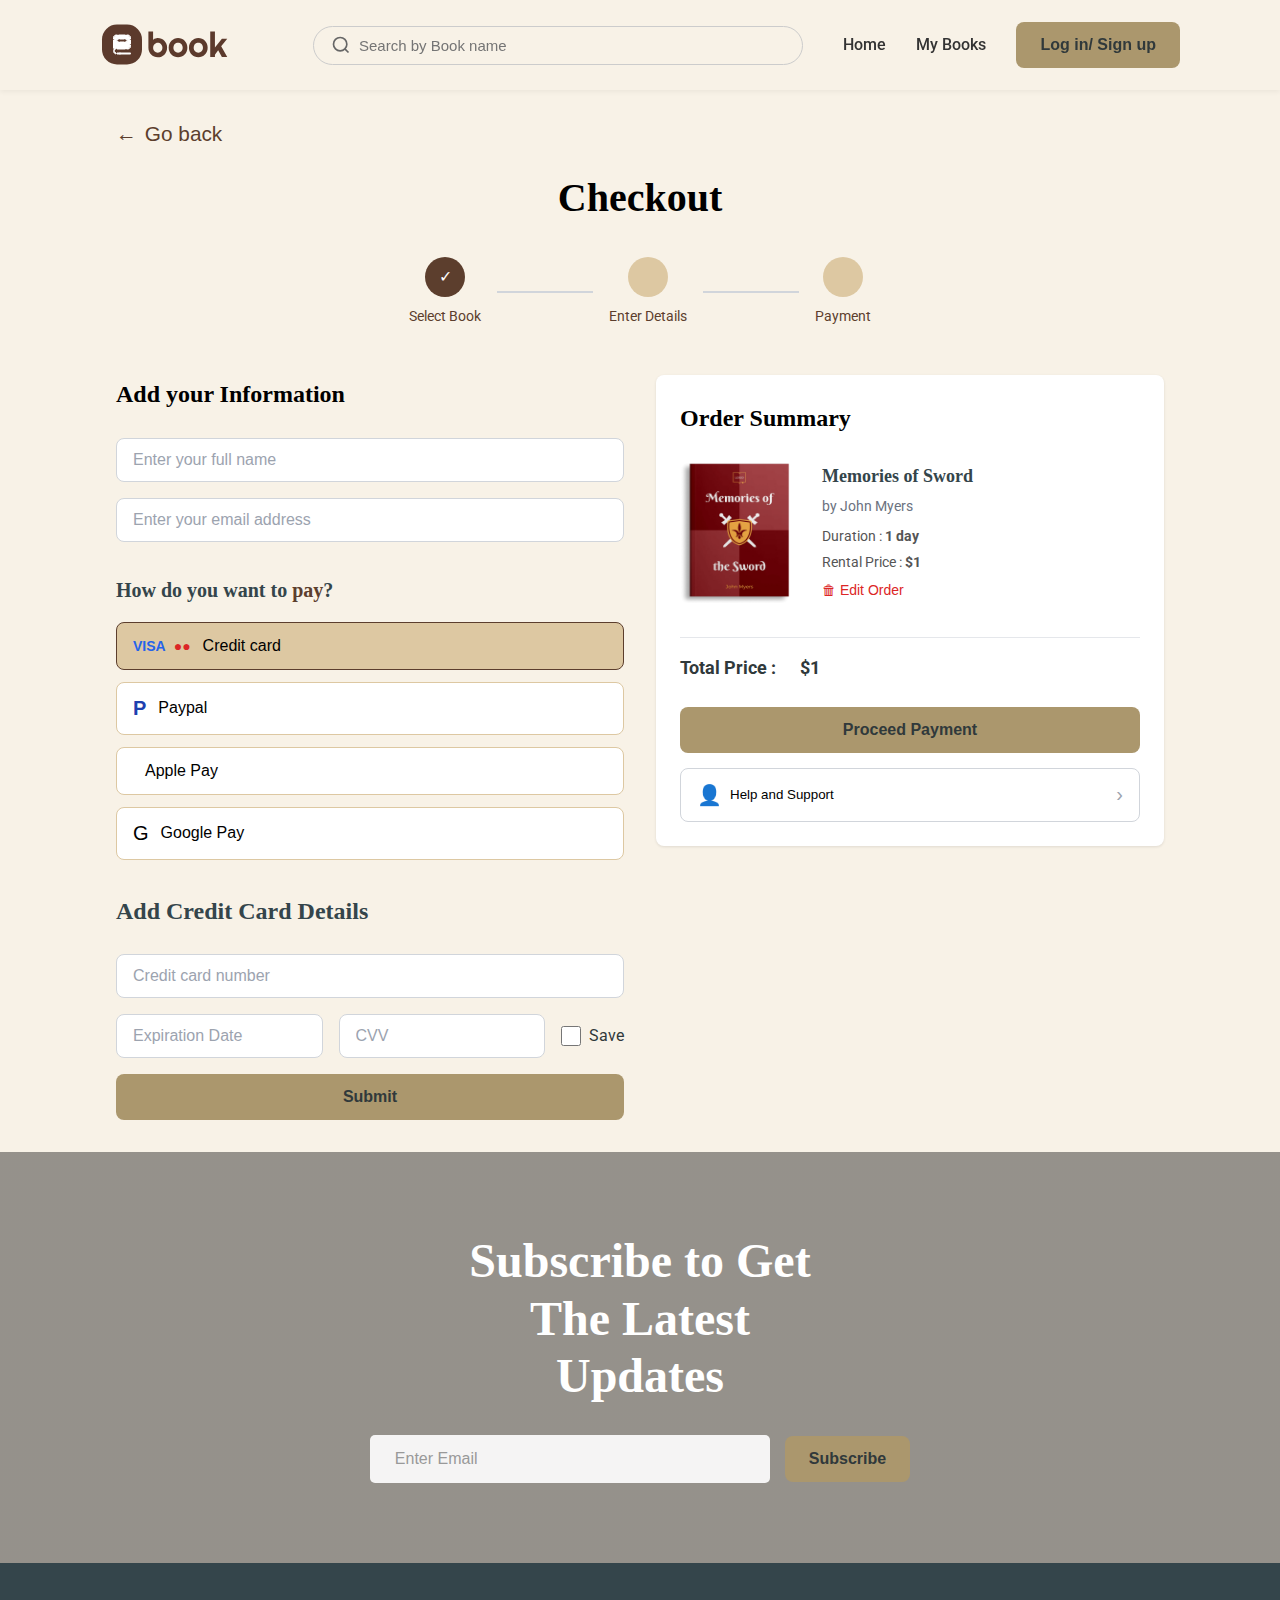
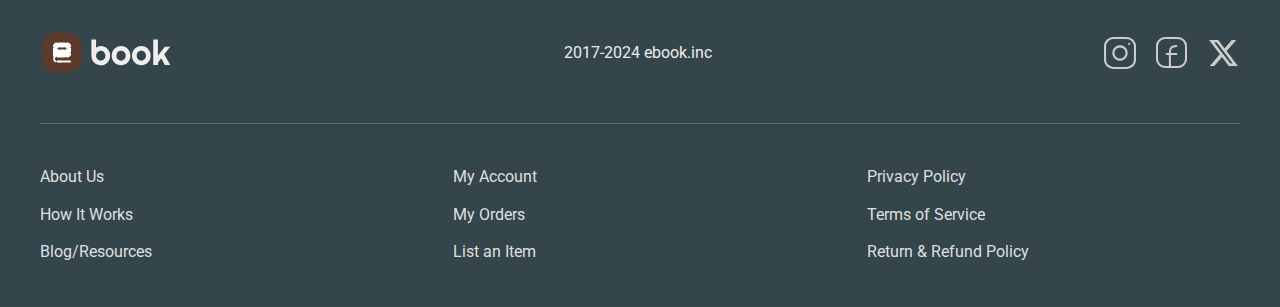
<file: pages/checkout/index.html>
<!DOCTYPE html>
<html lang="en">
<head>
    <meta charset="UTF-8">
    <meta name="viewport" content="width=device-width, initial-scale=1.0">
    <title>Checkout - Book Rental</title>
    <link href="https://fonts.googleapis.com/css2?family=Roboto:wght@300;400;500;600;700&family=Righteous&display=swap" rel="stylesheet">
    <link rel="stylesheet" href="../../assests/styles/styles.css">
</head>
<body>
    <div class="overlay"></div>
    <!-- Header -->
    <div class="header-container">
        <header class="header">
            <div class="logo" onclick="window.location.href='../../index.html'">
              <img src="../../assests/images/logo.svg" alt="Logo">
            </div>
        <div class="search-container">
            <svg class="search-icon" width="20" height="20" viewBox="0 0 24 24" fill="none" stroke="currentColor" stroke-width="2">
                <circle cx="11" cy="11" r="8"></circle>
                <path d="m21 21-4.35-4.35"></path>
            </svg>
            <input type="text" class="search-input" placeholder="Search by Book name">
        </div>

        <div class="hamburger">
            <span></span>
            <span></span>
            <span></span>
        </div>

        <nav class="nav-menu">
            <a href="../../index.html">Home</a>
            <a href="../../pages/mybooks/index.html">My Books</a>
            <button class="login-btn" onclick="window.location.href='../../pages/login/index.html'">Log in/ Sign up</button>
        </nav>
        </header>
    </div>

    <div class="container">
        <!-- Back Button -->
        <button class="back-btn" onclick="window.location.href='../product/index.html'">
            <span>←</span>
            <span>Go back</span>
        </button>

        <!-- Page Title -->
        <h1 class="page-title">Checkout</h1>

        <!-- Progress Indicator -->
        <div class="progress-wrapper">
            <div class="progress-container">
                <div class="progress-step">
                    <div class="progress-circle active">✓</div>
                    <span class="progress-label">Select Book</span>
                </div>
                <div class="progress-line"></div>
                <div class="progress-step">
                    <div class="progress-circle"></div>
                    <span class="progress-label">Enter Details</span>
                </div>
                <div class="progress-line"></div>
                <div class="progress-step">
                    <div class="progress-circle"></div>
                    <span class="progress-label">Payment</span>
                </div>
            </div>
        </div>

        <div class="main-content">
            <!-- Left Column - Form -->
            <div class="form-section">
                <h2 class="section-title">Add your Information</h2>
                
                <div class="form-group">
                    <input type="text" id="fullName" class="form-input" placeholder="Enter your full name">
                    <input type="email" id="email" class="form-input" placeholder="Enter your email address">
                </div>

                <div class="payment-section">
                    <h3 class="payment-title">How do you want to <span class="text-blue">pay</span>?</h3>

                    <div class="payment-methods">
                        <button class="payment-btn active" data-payment="credit">
                            <div class="payment-icons">
                                <span class="visa-icon">VISA</span>
                                <span class="mastercard-icon">●●</span>
                            </div>
                            <span>Credit card</span>
                        </button>

                        <button class="payment-btn" data-payment="paypal">
                            <span class="paypal-icon">P</span>
                            <span>Paypal</span>
                        </button>

                        <button class="payment-btn" data-payment="apple">
                            <span class="apple-icon"></span>
                            <span>Apple Pay</span>
                        </button>

                        <button class="payment-btn" data-payment="google">
                            <span class="google-icon">G</span>
                            <span>Google Pay</span>
                        </button>
                    </div>
                </div>

                <div id="creditCardSection" class="credit-card-section">
                    <h3 class="section-title">Add Credit Card Details</h3>
                    
                    <div class="card-details">
                        <input type="text" id="cardNumber" class="form-input" placeholder="Credit card number" maxlength="19">
                        
                        <div class="card-row">
                            <input type="text" id="expirationDate" class="form-input" placeholder="Expiration Date">
                            <input type="text" id="cvv" class="form-input" placeholder="CVV" maxlength="3">
                            <label class="save-checkbox">
                                <input type="checkbox" id="saveCard">
                                <span>Save</span>
                            </label>
                        </div>

                        <button class="login-btn" id="submitBtn">Submit</button>
                    </div>
                </div>
            </div>

            <!-- Right Column - Order Summary -->
            <div class="summary-section">
                <div class="summary-card">
                    <h2 class="section-title">Order Summary</h2>
                    
                    <div class="book-details">
                        <img src="../../assests/images/Memoriesofswaord.png" alt="Memories of Sword" class="checkout-cover">
                        <div class="book-info">
                            <h3 class="book-title">Memories of Sword</h3>
                            <p class="book-author">by John Myers</p>
                            <p class="book-duration">Duration : <strong>1 day</strong></p>
                            <p class="book-price">Rental Price : <strong>$1</strong></p>
                            <button class="edit-order-btn">🗑 Edit Order</button>
                        </div>
                    </div>

                    <div class="total-section">
                        <div class="total-row">
                            <span>Total Price :</span>
                            <span>$1</span>
                        </div>
                    </div>

                    <button class="login-btn" id="proceedBtn" onclick="window.location.href='../../pages/payment/index.html'">Proceed Payment</button>

                    <button class="support-btn">
                        <div class="support-content">
                            <span class="support-icon">👤</span>
                            <span>Help and Support</span>
                        </div>
                        <span class="chevron">›</span>
                    </button>
                </div>
            </div>
        </div>
    </div>

    <!-- Newsletter -->
    <section class="newsletter-section">
        <div class="newsletter-content">
            <h2>Subscribe to Get<br>The Latest<br>Updates</h2>
            <form class="newsletter-form">
                <input type="email" placeholder="Enter Email" required>
                <button class="login-btn" type="submit">Subscribe</button>
            </form>
        </div>
    </section>

    <!-- Footer Section -->
    <footer class="footer">
        <div class="footer-container">
            <div class="footer-top">
                <div class="logo"><img src="../../assests/images/Logo-white.svg" alt="Logo" onclick="window.location.href='../../index.html'"></div>
                <div class="footer-center">
                    2017-2024 ebook.inc
                </div>
                <div class="social-icons">
                    <svg xmlns="http://www.w3.org/2000/svg" width="31" height="31" viewBox="0 0 31 31" fill="none"><path d="M15.4999 21.9446C19.059 21.9446 21.9443 19.0592 21.9443 15.5001C21.9443 11.9409 19.059 9.05566 15.4999 9.05566C11.9407 9.05566 9.05542 11.9409 9.05542 15.5001C9.05542 19.0592 11.9407 21.9446 15.4999 21.9446Z" stroke="white" stroke-width="2" stroke-linecap="round" stroke-linejoin="round"/><path d="M15.4999 21.9446C19.059 21.9446 21.9443 19.0592 21.9443 15.5001C21.9443 11.9409 19.059 9.05566 15.4999 9.05566C11.9407 9.05566 9.05542 11.9409 9.05542 15.5001C9.05542 19.0592 11.9407 21.9446 15.4999 21.9446Z" stroke="black" stroke-opacity="0.2" stroke-width="2" stroke-linecap="round" stroke-linejoin="round"/><path d="M1 21.9444V9.05556C1 4.6066 4.6066 1 9.05556 1H21.9444C26.3934 1 30 4.6066 30 9.05556V21.9444C30 26.3934 26.3934 30 21.9444 30H9.05556C4.6066 30 1 26.3934 1 21.9444Z" stroke="white" stroke-width="2"/><path d="M1 21.9444V9.05556C1 4.6066 4.6066 1 9.05556 1H21.9444C26.3934 1 30 4.6066 30 9.05556V21.9444C30 26.3934 26.3934 30 21.9444 30H9.05556C4.6066 30 1 26.3934 1 21.9444Z" stroke="black" stroke-opacity="0.2" stroke-width="2"/><path d="M24.3611 6.65511L24.3772 6.63721" stroke="white" stroke-width="2" stroke-linecap="round" stroke-linejoin="round"/><path d="M24.3611 6.65511L24.3772 6.63721" stroke="black" stroke-opacity="0.2" stroke-width="2" stroke-linecap="round" stroke-linejoin="round"/></svg>
                    <svg xmlns="http://www.w3.org/2000/svg" width="32" height="32" viewBox="0 0 32 32" fill="none"><path d="M30 9.05556V21.9444C30 26.3934 26.3934 30 21.9444 30H9.05556C4.6066 30 1 26.3934 1 21.9444V9.05556C1 4.6066 4.6066 1 9.05556 1H21.9444C26.3934 1 30 4.6066 30 9.05556Z" stroke="white" stroke-width="2" stroke-linecap="round" stroke-linejoin="round"/>
                      <path d="M30 9.05556V21.9444C30 26.3934 26.3934 30 21.9444 30H9.05556C4.6066 30 1 26.3934 1 21.9444V9.05556C1 4.6066 4.6066 1 9.05556 1H21.9444C26.3934 1 30 4.6066 30 9.05556Z" stroke="black" stroke-opacity="0.2" stroke-width="2" stroke-linecap="round" stroke-linejoin="round"/>
                      <path d="M13.8892 29.9999C13.8892 25.1665 13.8892 20.3332 13.8892 15.4999C13.8892 11.9756 14.6947 9.05542 20.3336 9.05542" stroke="white" stroke-width="2" stroke-linecap="round" stroke-linejoin="round"/>
                      <path d="M13.8892 29.9999C13.8892 25.1665 13.8892 20.3332 13.8892 15.4999C13.8892 11.9756 14.6947 9.05542 20.3336 9.05542" stroke="black" stroke-opacity="0.2" stroke-width="2" stroke-linecap="round" stroke-linejoin="round"/>
                      <path d="M10.6667 17.1113H13.889H20.3334" stroke="white" stroke-width="2" stroke-linecap="round" stroke-linejoin="round"/>
                      <path d="M10.6667 17.1113H13.889H20.3334" stroke="black" stroke-opacity="0.2" stroke-width="2" stroke-linecap="round" stroke-linejoin="round"/>
                    </svg>
                    <svg xmlns="http://www.w3.org/2000/svg" width="32" height="32" viewBox="0 0 32 32" fill="none"><g clip-path="url(#clip0_737_1142)">
                       <path d="M23.8391 3H28.2858L18.571 14.1038L30 29.2132H21.0509L14.0421 20.0492L6.02227 29.2132H1.57258L11.9636 17.3366L1 3H10.1757L16.5113 11.376L23.8391 3ZM22.2784 26.5515H24.7425L8.83697 5.52204H6.19298L22.2784 26.5515Z" fill="white"/>
                       <path d="M23.8391 3H28.2858L18.571 14.1038L30 29.2132H21.0509L14.0421 20.0492L6.02227 29.2132H1.57258L11.9636 17.3366L1 3H10.1757L16.5113 11.376L23.8391 3ZM22.2784 26.5515H24.7425L8.83697 5.52204H6.19298L22.2784 26.5515Z" fill="black" fill-opacity="0.2"/></g><defs>
                       <clipPath id="clip0_737_1142">
                       <rect width="29" height="26.2132" fill="white" transform="translate(1 3)"/></clipPath></defs>
                    </svg>
                </div>
            </div>

            <div class="footer-links">
                <div class="footer-column">
                    <ul>
                        <li><a href="#">About Us</a></li>
                        <li><a href="#">How It Works</a></li>
                        <li><a href="#">Blog/Resources</a></li>
                    </ul>
                </div>
                <div class="footer-column">
                    <ul>
                        <li><a href="#">My Account</a></li>
                        <li><a href="#">My Orders</a></li>
                        <li><a href="#">List an Item</a></li>
                    </ul>
                </div>
                <div class="footer-column">
                    <ul>
                        <li><a href="#">Privacy Policy</a></li>
                        <li><a href="#">Terms of Service</a></li>
                        <li><a href="#">Return & Refund Policy</a></li>
                    </ul>
                </div>
            </div>
        </div>
    </footer>
    <script src="../../assests/script/script.js"></script>
</body>
</html>
</file>
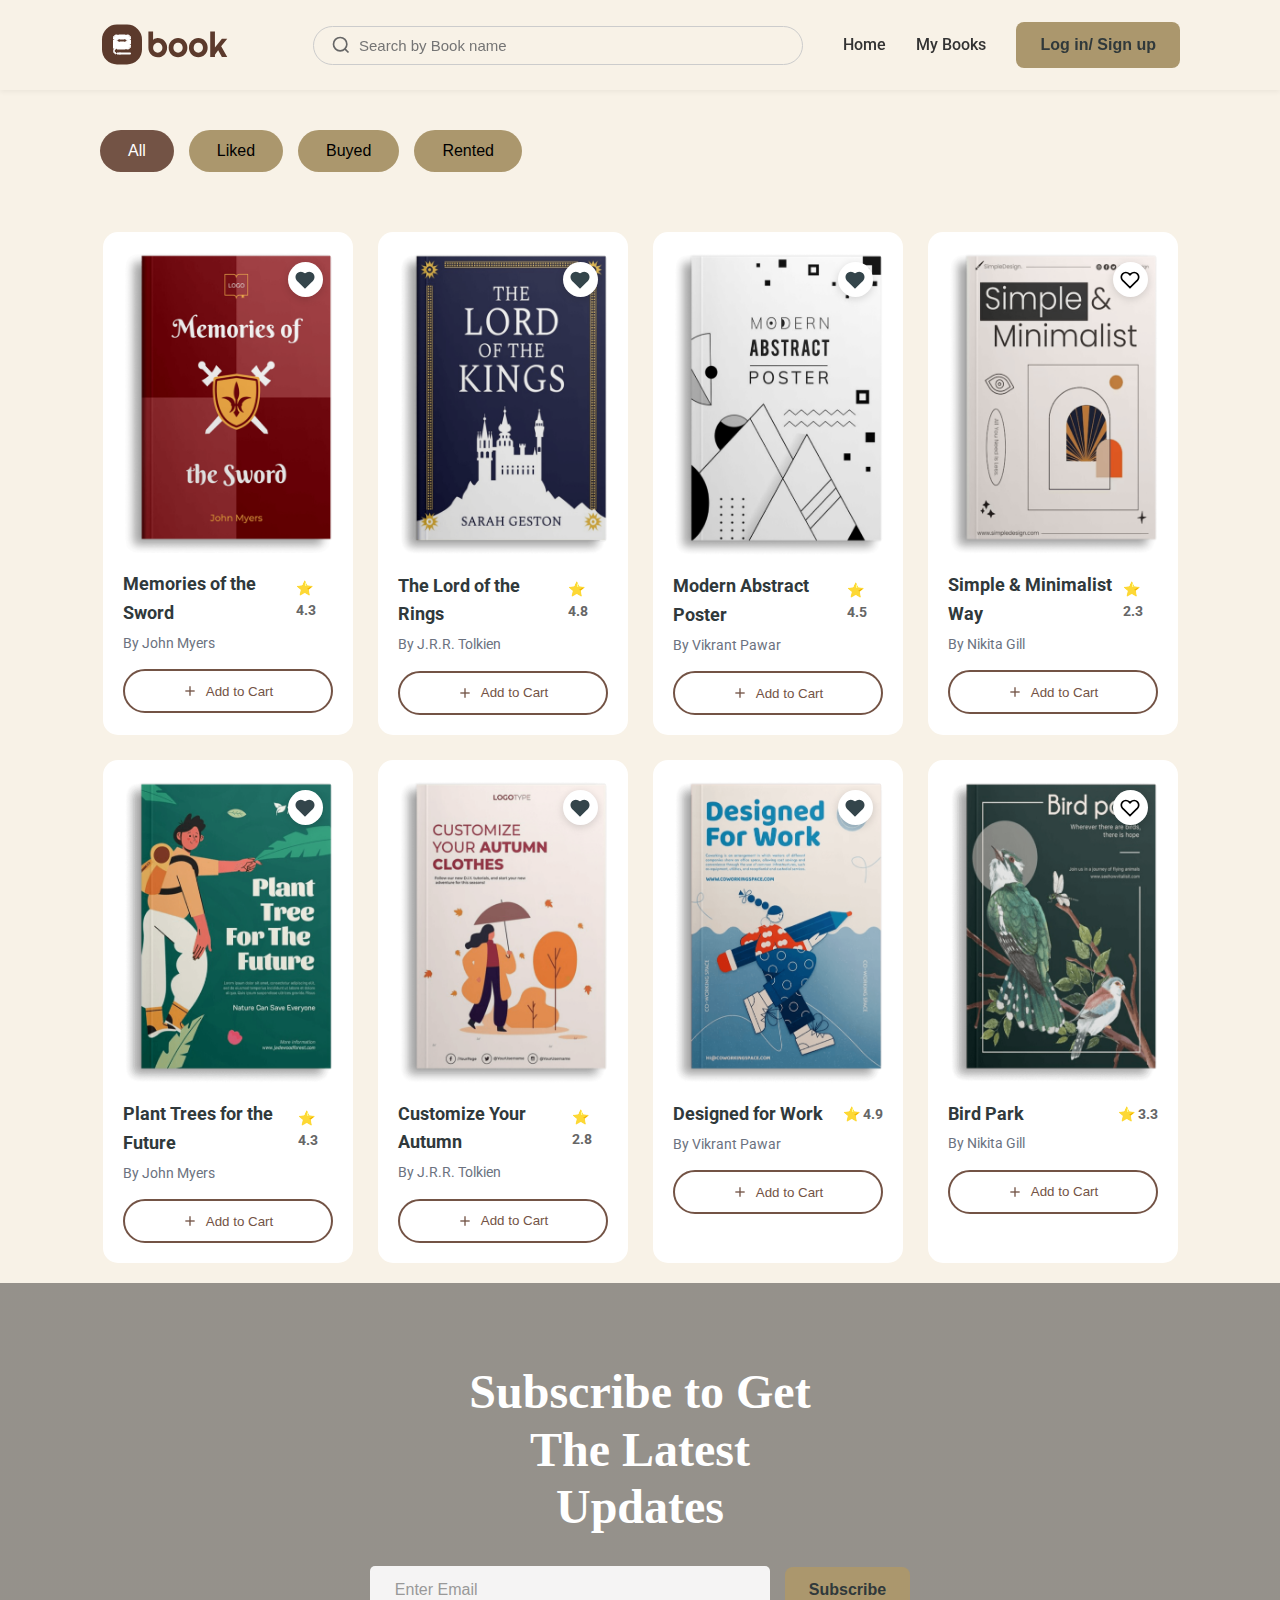
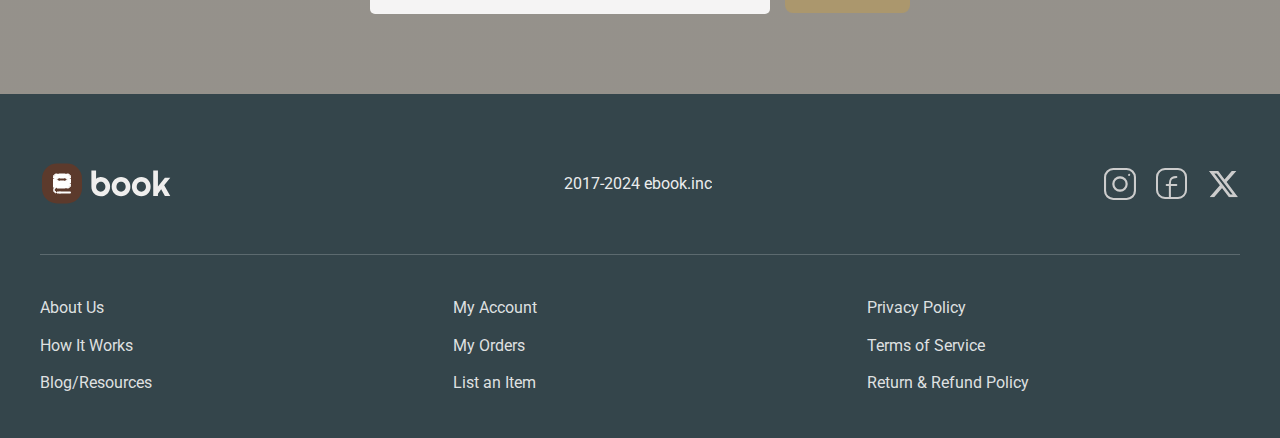
<file: pages/mybooks/index.html>
<!DOCTYPE html>
<html lang="en">
<head>
    <meta charset="UTF-8">
    <meta name="viewport" content="width=device-width, initial-scale=1.0">
    <title>My Books - eBook Store</title>
    <link href="https://fonts.googleapis.com/css2?family=Roboto:wght@300;400;500;600;700&family=Righteous&display=swap" rel="stylesheet">
    <link rel="stylesheet" href="../../assests/styles/styles.css">

</head>
<body>
    <div class="overlay"></div>
    <!-- Header -->
    <div class="header-container">
        <header class="header">
            <div class="logo" onclick="window.location.href='../../index.html'">
              <img src="../../assests/images/logo.svg" alt="Logo">
            </div>
        <div class="search-container">
            <svg class="search-icon" width="20" height="20" viewBox="0 0 24 24" fill="none" stroke="currentColor" stroke-width="2">
                <circle cx="11" cy="11" r="8"></circle>
                <path d="m21 21-4.35-4.35"></path>
            </svg>
            <input type="text" class="search-input" placeholder="Search by Book name">
        </div>

        <div class="hamburger">
            <span></span>
            <span></span>
            <span></span>
        </div>

        <nav class="nav-menu">
            <a href="../../index.html">Home</a>
            <a href="../../pages/mybooks/index.html">My Books</a>
            <button class="login-btn" onclick="window.location.href='../../pages/login/index.html'">Log in/ Sign up</button>
        </nav>
        </header>
    </div>

    <!-- Filter Tabs -->
    <div class="filter-container">
        <div class="filter-tabs">
            <button class="filter-tab active" data-filter="all">All</button>
            <button class="filter-tab" data-filter="liked">Liked</button>
            <button class="filter-tab" data-filter="buyed">Buyed</button>
            <button class="filter-tab" data-filter="rented">Rented</button>
        </div>
    </div>

    <!-- Books Grid -->
    <div class="mybooks-container">
        <div class="mybooks-grid">
            <!-- Book 1 -->
            <div class="book-item" data-category="liked" data-link="productpage.html">
                <div class="book-cover-wrapper">
                    <img src="../../assests/images/Memoriesofswaord.png" alt="Memories of the Sword" class="book-cover">
                    <button class="favorite-btn liked">
                        <svg width="20" height="20" viewBox="0 0 24 24" fill="none" stroke="currentColor" stroke-width="2">
                            <path d="M20.84 4.61a5.5 5.5 0 0 0-7.78 0L12 5.67l-1.06-1.06a5.5 5.5 0 0 0-7.78 7.78l1.06 1.06L12 21.23l7.78-7.78 1.06-1.06a5.5 5.5 0 0 0 0-7.78z"></path>
                        </svg>
                    </button>
                </div>
                <div class="book-info">
                    <div class="book-title">
                        <span>Memories of the Sword</span>
                        <div class="book-rating">⭐ 4.3</div>
                    </div>
                    <div class="book-author">By John Myers</div>
                </div>
                <button class="add-to-cart-btn">
                    <svg width="16" height="16" viewBox="0 0 24 24" fill="none" stroke="currentColor" stroke-width="2">
                        <line x1="12" y1="5" x2="12" y2="19"></line>
                        <line x1="5" y1="12" x2="19" y2="12"></line>
                    </svg>
                    Add to Cart
                </button>
            </div>

            <!-- Book 2 -->
            <div class="book-item" data-category="liked" data-link="productpage.html">
                <div class="book-cover-wrapper">
                    <img src="../../assests/images/lordoftherings.png" alt="Diana & Jack" class="book-cover">
                    <button class="favorite-btn liked">
                        <svg width="20" height="20" viewBox="0 0 24 24" fill="none" stroke="currentColor" stroke-width="2">
                            <path d="M20.84 4.61a5.5 5.5 0 0 0-7.78 0L12 5.67l-1.06-1.06a5.5 5.5 0 0 0-7.78 7.78l1.06 1.06L12 21.23l7.78-7.78 1.06-1.06a5.5 5.5 0 0 0 0-7.78z"></path>
                        </svg>
                    </button>
                </div>
                <div class="book-info">
                    <div class="book-title">
                        <span>The Lord of the Rings</span>
                        <div class="book-rating">⭐ 4.8</div>
                    </div>
                    <div class="book-author">By J.R.R. Tolkien</div>
                </div>
                <button class="add-to-cart-btn">
                    <svg width="16" height="16" viewBox="0 0 24 24" fill="none" stroke="currentColor" stroke-width="2">
                        <line x1="12" y1="5" x2="12" y2="19"></line>
                        <line x1="5" y1="12" x2="19" y2="12"></line>
                    </svg>
                    Add to Cart
                </button>
            </div>

            <!-- Book 3 -->
            <div class="book-item" data-category="liked" data-link="productpage.html">
                <div class="book-cover-wrapper">
                    <img src="../../assests/images/modernabstrctposter.png" alt="Celtic Tales" class="book-cover">
                    <button class="favorite-btn liked">
                        <svg width="20" height="20" viewBox="0 0 24 24" fill="none" stroke="currentColor" stroke-width="2">
                            <path d="M20.84 4.61a5.5 5.5 0 0 0-7.78 0L12 5.67l-1.06-1.06a5.5 5.5 0 0 0-7.78 7.78l1.06 1.06L12 21.23l7.78-7.78 1.06-1.06a5.5 5.5 0 0 0 0-7.78z"></path>
                        </svg>
                    </button>
                </div>
                <div class="book-info">
                    <div class="book-title">
                        <span>Modern Abstract Poster</span>
                        <div class="book-rating">⭐ 4.5</div>
                    </div>
                    <div class="book-author">By Vikrant Pawar</div>
                </div>
                <button class="add-to-cart-btn">
                    <svg width="16" height="16" viewBox="0 0 24 24" fill="none" stroke="currentColor" stroke-width="2">
                        <line x1="12" y1="5" x2="12" y2="19"></line>
                        <line x1="5" y1="12" x2="19" y2="12"></line>
                    </svg>
                    Add to Cart
                </button>
            </div>

            <!-- Book 4 -->
            <div class="book-item" data-category="all" data-link="productpage.html">
                <div class="book-cover-wrapper">
                    <img src="../../assests/images/simpleandminimalistic.png" alt="Simple & Minimalist" class="book-cover">
                    <button class="favorite-btn">
                        <svg width="20" height="20" viewBox="0 0 24 24" fill="none" stroke="currentColor" stroke-width="2">
                            <path d="M20.84 4.61a5.5 5.5 0 0 0-7.78 0L12 5.67l-1.06-1.06a5.5 5.5 0 0 0-7.78 7.78l1.06 1.06L12 21.23l7.78-7.78 1.06-1.06a5.5 5.5 0 0 0 0-7.78z"></path>
                        </svg>
                    </button>
                </div>
                <div class="book-info">
                    <div class="book-title">
                        <span>Simple & Minimalist Way</span>
                        <div class="book-rating">⭐ 2.3</div>
                    </div>
                    <div class="book-author">By Nikita Gill</div>
                </div>
                <button class="add-to-cart-btn">
                    <svg width="16" height="16" viewBox="0 0 24 24" fill="none" stroke="currentColor" stroke-width="2">
                        <line x1="12" y1="5" x2="12" y2="19"></line>
                        <line x1="5" y1="12" x2="19" y2="12"></line>
                    </svg>
                    Add to Cart
                </button>
            </div>

            <!-- Book 5 -->
            <div class="book-item" data-category="liked" data-link="productpage.html">
                <div class="book-cover-wrapper">
                    <img src="../../assests/images/planttreeforthefuture.png" alt="Plant Trees for the Future" class="book-cover">
                    <button class="favorite-btn liked">
                        <svg width="20" height="20" viewBox="0 0 24 24" fill="none" stroke="currentColor" stroke-width="2">
                            <path d="M20.84 4.61a5.5 5.5 0 0 0-7.78 0L12 5.67l-1.06-1.06a5.5 5.5 0 0 0-7.78 7.78l1.06 1.06L12 21.23l7.78-7.78 1.06-1.06a5.5 5.5 0 0 0 0-7.78z"></path>
                        </svg>
                    </button>
                </div>
                <div class="book-info">
                    <div class="book-title">
                        <span>Plant Trees for the Future</span>
                        <div class="book-rating">⭐ 4.3</div>
                    </div>
                    <div class="book-author">By John Myers</div>
                </div>
                <button class="add-to-cart-btn">
                    <svg width="16" height="16" viewBox="0 0 24 24" fill="none" stroke="currentColor" stroke-width="2">
                        <line x1="12" y1="5" x2="12" y2="19"></line>
                        <line x1="5" y1="12" x2="19" y2="12"></line>
                    </svg>
                    Add to Cart
                </button>
            </div>

            <!-- Book 6 -->
            <div class="book-item" data-category="liked" data-link="productpage.html">
                <div class="book-cover-wrapper">
                    <img src="../../assests/images/customizeyourautumn.png" alt="customizeyourautumn" class="book-cover">
                    <button class="favorite-btn liked">
                        <svg width="20" height="20" viewBox="0 0 24 24" fill="none" stroke="currentColor" stroke-width="2">
                            <path d="M20.84 4.61a5.5 5.5 0 0 0-7.78 0L12 5.67l-1.06-1.06a5.5 5.5 0 0 0-7.78 7.78l1.06 1.06L12 21.23l7.78-7.78 1.06-1.06a5.5 5.5 0 0 0 0-7.78z"></path>
                        </svg>
                    </button>
                </div>
                <div class="book-info">
                    <div class="book-title">
                        <span>Customize Your Autumn</span>
                        <div class="book-rating">⭐ 2.8</div>
                    </div>
                    <div class="book-author">By J.R.R. Tolkien</div>
                </div>
                <button class="add-to-cart-btn">
                    <svg width="16" height="16" viewBox="0 0 24 24" fill="none" stroke="currentColor" stroke-width="2">
                        <line x1="12" y1="5" x2="12" y2="19"></line>
                        <line x1="5" y1="12" x2="19" y2="12"></line>
                    </svg>
                    Add to Cart
                </button>
            </div>

            <!-- Book 7 -->
            <div class="book-item" data-category="liked" data-link="productpage.html">
                <div class="book-cover-wrapper">
                    <img src="../../assests/images/designedforwork.png" alt="designedforwork" class="book-cover">
                    <button class="favorite-btn liked">
                        <svg width="20" height="20" viewBox="0 0 24 24" fill="none" stroke="currentColor" stroke-width="2">
                            <path d="M20.84 4.61a5.5 5.5 0 0 0-7.78 0L12 5.67l-1.06-1.06a5.5 5.5 0 0 0-7.78 7.78l1.06 1.06L12 21.23l7.78-7.78 1.06-1.06a5.5 5.5 0 0 0 0-7.78z"></path>
                        </svg>
                    </button>
                </div>
                <div class="book-info">
                    <div class="book-title">
                        <span>Designed for Work</span>
                        <div class="book-rating">⭐ 4.9</div>
                    </div>
                    <div class="book-author">By Vikrant Pawar</div>
                </div>
                <button class="add-to-cart-btn">
                    <svg width="16" height="16" viewBox="0 0 24 24" fill="none" stroke="currentColor" stroke-width="2">
                        <line x1="12" y1="5" x2="12" y2="19"></line>
                        <line x1="5" y1="12" x2="19" y2="12"></line>
                    </svg>
                    Add to Cart
                </button>
            </div>

            <!-- Book 8 -->
            <div class="book-item" data-category="all" data-link="productpage.html">
                <div class="book-cover-wrapper">
                    <img src="../../assests/images/birdpark.png" alt="birdpark" class="book-cover">
                    <button class="favorite-btn">
                        <svg width="20" height="20" viewBox="0 0 24 24" fill="none" stroke="currentColor" stroke-width="2">
                            <path d="M20.84 4.61a5.5 5.5 0 0 0-7.78 0L12 5.67l-1.06-1.06a5.5 5.5 0 0 0-7.78 7.78l1.06 1.06L12 21.23l7.78-7.78 1.06-1.06a5.5 5.5 0 0 0 0-7.78z"></path>
                        </svg>
                    </button>
                </div>
                <div class="book-info">
                    <div class="book-title">
                        <span>Bird Park</span>
                        <div class="book-rating">⭐ 3.3</div>
                    </div>
                    <div class="book-author">By Nikita Gill</div>
                </div>
                <button class="add-to-cart-btn">
                    <svg width="16" height="16" viewBox="0 0 24 24" fill="none" stroke="currentColor" stroke-width="2">
                        <line x1="12" y1="5" x2="12" y2="19"></line>
                        <line x1="5" y1="12" x2="19" y2="12"></line>
                    </svg>
                    Add to Cart
                </button>
            </div>
        </div>
    </div>

    <!-- Newsletter -->
    <section class="newsletter-section">
        <div class="newsletter-content">
            <h2>Subscribe to Get<br>The Latest<br>Updates</h2>
            <form class="newsletter-form">
                <input type="email" placeholder="Enter Email" required>
                <button class="login-btn" type="submit">Subscribe</button>
            </form>
        </div>
    </section>

    <!-- Footer Section -->
    <footer class="footer">
        <div class="footer-container">
            <div class="footer-top">
                <div class="logo"><img src="../../assests/images/Logo-white.svg" alt="Logo" onclick="window.location.href='../../index.html'"></div>
                <div class="footer-center">
                    2017-2024 ebook.inc
                </div>
                <div class="social-icons">
                    <svg xmlns="http://www.w3.org/2000/svg" width="31" height="31" viewBox="0 0 31 31" fill="none"><path d="M15.4999 21.9446C19.059 21.9446 21.9443 19.0592 21.9443 15.5001C21.9443 11.9409 19.059 9.05566 15.4999 9.05566C11.9407 9.05566 9.05542 11.9409 9.05542 15.5001C9.05542 19.0592 11.9407 21.9446 15.4999 21.9446Z" stroke="white" stroke-width="2" stroke-linecap="round" stroke-linejoin="round"/><path d="M15.4999 21.9446C19.059 21.9446 21.9443 19.0592 21.9443 15.5001C21.9443 11.9409 19.059 9.05566 15.4999 9.05566C11.9407 9.05566 9.05542 11.9409 9.05542 15.5001C9.05542 19.0592 11.9407 21.9446 15.4999 21.9446Z" stroke="black" stroke-opacity="0.2" stroke-width="2" stroke-linecap="round" stroke-linejoin="round"/><path d="M1 21.9444V9.05556C1 4.6066 4.6066 1 9.05556 1H21.9444C26.3934 1 30 4.6066 30 9.05556V21.9444C30 26.3934 26.3934 30 21.9444 30H9.05556C4.6066 30 1 26.3934 1 21.9444Z" stroke="white" stroke-width="2"/><path d="M1 21.9444V9.05556C1 4.6066 4.6066 1 9.05556 1H21.9444C26.3934 1 30 4.6066 30 9.05556V21.9444C30 26.3934 26.3934 30 21.9444 30H9.05556C4.6066 30 1 26.3934 1 21.9444Z" stroke="black" stroke-opacity="0.2" stroke-width="2"/><path d="M24.3611 6.65511L24.3772 6.63721" stroke="white" stroke-width="2" stroke-linecap="round" stroke-linejoin="round"/><path d="M24.3611 6.65511L24.3772 6.63721" stroke="black" stroke-opacity="0.2" stroke-width="2" stroke-linecap="round" stroke-linejoin="round"/></svg>
                    <svg xmlns="http://www.w3.org/2000/svg" width="32" height="32" viewBox="0 0 32 32" fill="none"><path d="M30 9.05556V21.9444C30 26.3934 26.3934 30 21.9444 30H9.05556C4.6066 30 1 26.3934 1 21.9444V9.05556C1 4.6066 4.6066 1 9.05556 1H21.9444C26.3934 1 30 4.6066 30 9.05556Z" stroke="white" stroke-width="2" stroke-linecap="round" stroke-linejoin="round"/>
                      <path d="M30 9.05556V21.9444C30 26.3934 26.3934 30 21.9444 30H9.05556C4.6066 30 1 26.3934 1 21.9444V9.05556C1 4.6066 4.6066 1 9.05556 1H21.9444C26.3934 1 30 4.6066 30 9.05556Z" stroke="black" stroke-opacity="0.2" stroke-width="2" stroke-linecap="round" stroke-linejoin="round"/>
                      <path d="M13.8892 29.9999C13.8892 25.1665 13.8892 20.3332 13.8892 15.4999C13.8892 11.9756 14.6947 9.05542 20.3336 9.05542" stroke="white" stroke-width="2" stroke-linecap="round" stroke-linejoin="round"/>
                      <path d="M13.8892 29.9999C13.8892 25.1665 13.8892 20.3332 13.8892 15.4999C13.8892 11.9756 14.6947 9.05542 20.3336 9.05542" stroke="black" stroke-opacity="0.2" stroke-width="2" stroke-linecap="round" stroke-linejoin="round"/>
                      <path d="M10.6667 17.1113H13.889H20.3334" stroke="white" stroke-width="2" stroke-linecap="round" stroke-linejoin="round"/>
                      <path d="M10.6667 17.1113H13.889H20.3334" stroke="black" stroke-opacity="0.2" stroke-width="2" stroke-linecap="round" stroke-linejoin="round"/>
                    </svg>
                    <svg xmlns="http://www.w3.org/2000/svg" width="32" height="32" viewBox="0 0 32 32" fill="none"><g clip-path="url(#clip0_737_1142)">
                       <path d="M23.8391 3H28.2858L18.571 14.1038L30 29.2132H21.0509L14.0421 20.0492L6.02227 29.2132H1.57258L11.9636 17.3366L1 3H10.1757L16.5113 11.376L23.8391 3ZM22.2784 26.5515H24.7425L8.83697 5.52204H6.19298L22.2784 26.5515Z" fill="white"/>
                       <path d="M23.8391 3H28.2858L18.571 14.1038L30 29.2132H21.0509L14.0421 20.0492L6.02227 29.2132H1.57258L11.9636 17.3366L1 3H10.1757L16.5113 11.376L23.8391 3ZM22.2784 26.5515H24.7425L8.83697 5.52204H6.19298L22.2784 26.5515Z" fill="black" fill-opacity="0.2"/></g><defs>
                       <clipPath id="clip0_737_1142">
                       <rect width="29" height="26.2132" fill="white" transform="translate(1 3)"/></clipPath></defs>
                    </svg>
                </div>
            </div>

            <div class="footer-links">
                <div class="footer-column">
                    <ul>
                        <li><a href="#">About Us</a></li>
                        <li><a href="#">How It Works</a></li>
                        <li><a href="#">Blog/Resources</a></li>
                    </ul>
                </div>
                <div class="footer-column">
                    <ul>
                        <li><a href="#">My Account</a></li>
                        <li><a href="#">My Orders</a></li>
                        <li><a href="#">List an Item</a></li>
                    </ul>
                </div>
                <div class="footer-column">
                    <ul>
                        <li><a href="#">Privacy Policy</a></li>
                        <li><a href="#">Terms of Service</a></li>
                        <li><a href="#">Return & Refund Policy</a></li>
                    </ul>
                </div>
            </div>
        </div>
    </footer>
    <script src="../../assests/script/script.js"></script>
</body>
</html>
</file>
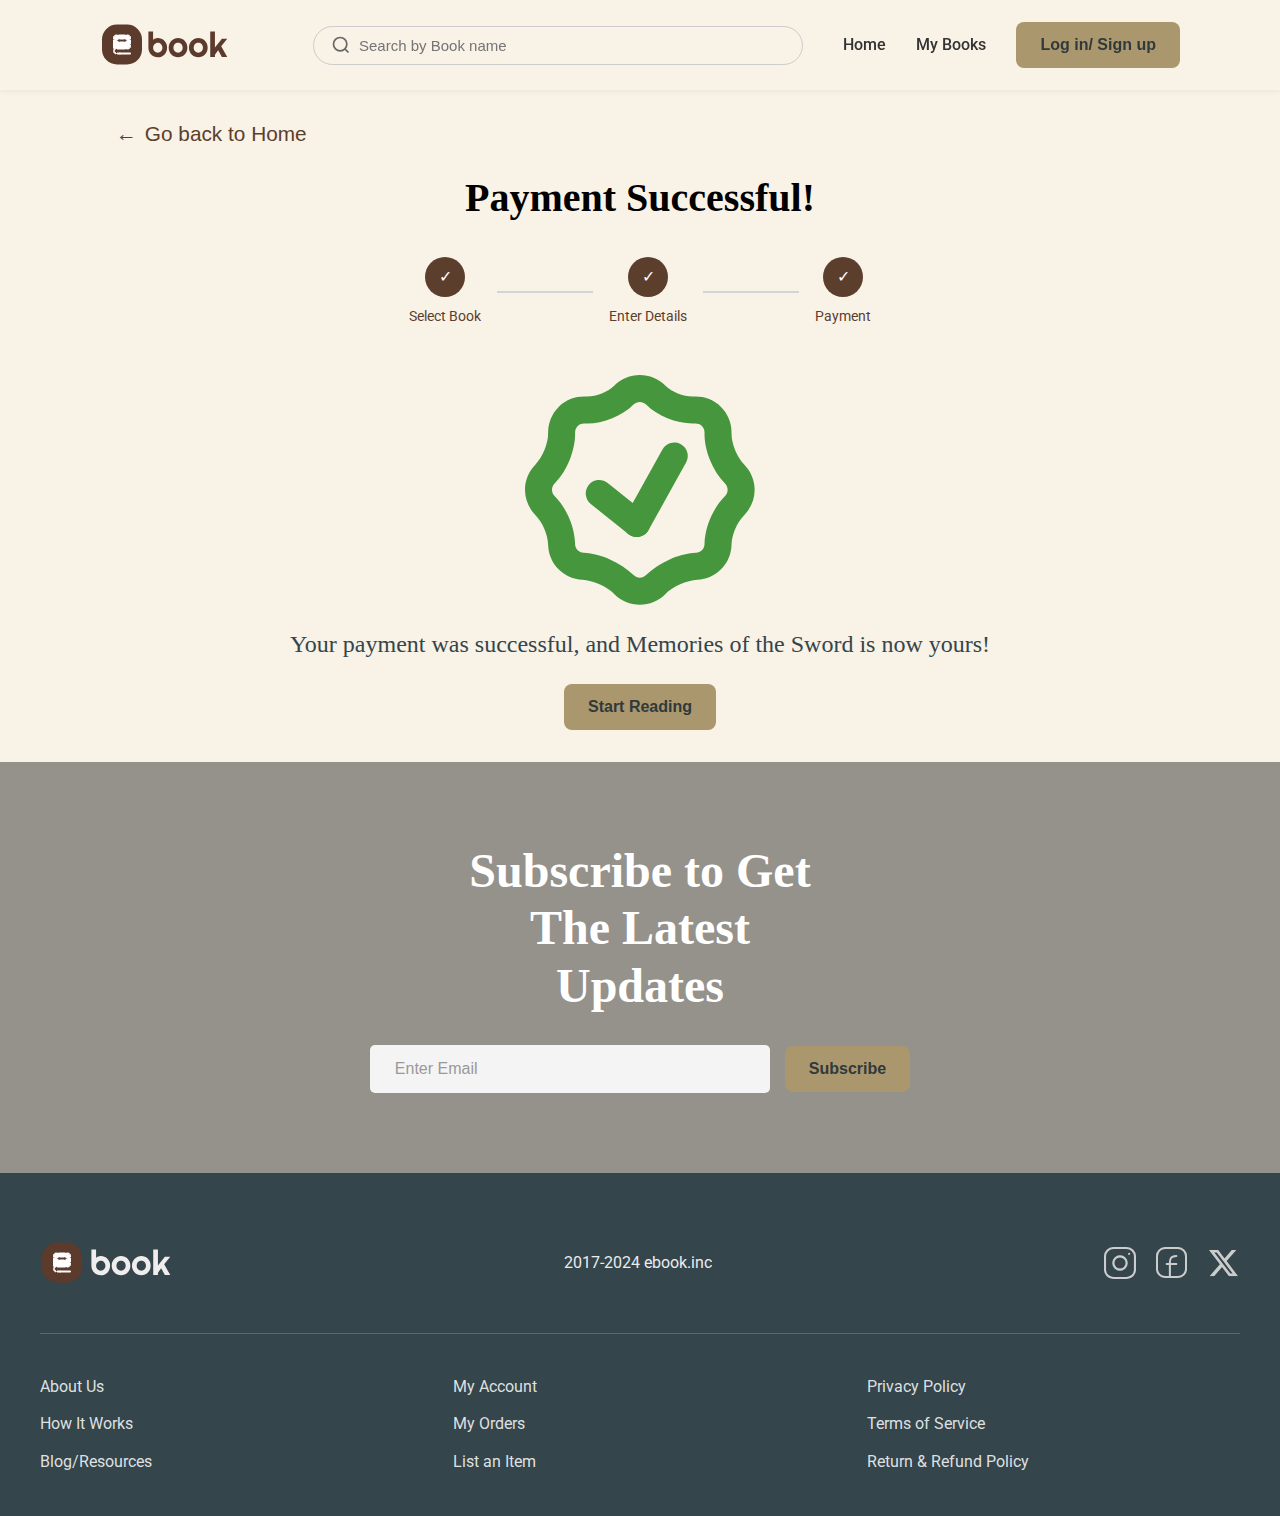
<file: pages/payment/index.html>
<!DOCTYPE html>
<html lang="en">
<head>
    <meta charset="UTF-8">
    <meta name="viewport" content="width=device-width, initial-scale=1.0">
    <title>Checkout - Book Rental</title>
    <link href="https://fonts.googleapis.com/css2?family=Roboto:wght@300;400;500;600;700&family=Righteous&display=swap" rel="stylesheet">
    <link rel="stylesheet" href="../../assests/styles/styles.css">
</head>
<body>
    <div class="overlay"></div>
    <!-- Header -->
    <div class="header-container">
        <header class="header">
            <div class="logo" onclick="window.location.href='../../index.html'">
              <img src="../../assests/images/logo.svg" alt="Logo">
            </div>
        <div class="search-container">
            <svg class="search-icon" width="20" height="20" viewBox="0 0 24 24" fill="none" stroke="currentColor" stroke-width="2">
                <circle cx="11" cy="11" r="8"></circle>
                <path d="m21 21-4.35-4.35"></path>
            </svg>
            <input type="text" class="search-input" placeholder="Search by Book name">
        </div>

        <div class="hamburger">
            <span></span>
            <span></span>
            <span></span>
        </div>

        <nav class="nav-menu">
            <a href="../../index.html">Home</a>
            <a href="../../pages/mybooks/index.html">My Books</a>
            <button class="login-btn" onclick="window.location.href='../../pages/login/index.html'">Log in/ Sign up</button>
        </nav>
        </header>
    </div>

    <div class="container">
        <!-- Back Button -->
        <button class="back-btn" onclick="window.location.href='../../index.html'">
            <span>←</span>
            <span>Go back to Home</span>
        </button>

        <!-- Page Title -->
        <h1 class="page-title">Payment Successful!</h1>

        <!-- Progress Indicator -->
        <div class="progress-wrapper">
            <div class="progress-container">
                <div class="progress-step">
                    <div class="progress-circle active">✓</div>
                    <span class="progress-label">Select Book</span>
                </div>
                <div class="progress-line"></div>
                <div class="progress-step">
                    <div class="progress-circle active">✓</div>
                    <span class="progress-label">Enter Details</span>
                </div>
                <div class="progress-line"></div>
                <div class="progress-step">
                    <div class="progress-circle active">✓</div>
                    <span class="progress-label">Payment</span>
                </div>
            </div>
        </div>

        <div class="main-success">
            <img src="../../assests/images/tickmark.svg" alt="">
            <h3> Your payment was successful, and Memories of the Sword is now yours!</h3>
            <button class="login-btn" id="submitBtn">Start Reading</button>
        </div>
    </div>
    
    <!-- Newsletter -->
    <section class="newsletter-section">
        <div class="newsletter-content">
            <h2>Subscribe to Get<br>The Latest<br>Updates</h2>
            <form class="newsletter-form">
                <input type="email" placeholder="Enter Email" required>
                <button class="login-btn" type="submit">Subscribe</button>
            </form>
        </div>
    </section>

    <!-- Footer Section -->
    <footer class="footer">
        <div class="footer-container">
            <div class="footer-top">
                <div class="logo"><img src="../../assests/images/Logo-white.svg" alt="Logo" onclick="window.location.href='../../index.html'"></div>
                <div class="footer-center">
                    2017-2024 ebook.inc
                </div>
                <div class="social-icons">
                    <svg xmlns="http://www.w3.org/2000/svg" width="31" height="31" viewBox="0 0 31 31" fill="none"><path d="M15.4999 21.9446C19.059 21.9446 21.9443 19.0592 21.9443 15.5001C21.9443 11.9409 19.059 9.05566 15.4999 9.05566C11.9407 9.05566 9.05542 11.9409 9.05542 15.5001C9.05542 19.0592 11.9407 21.9446 15.4999 21.9446Z" stroke="white" stroke-width="2" stroke-linecap="round" stroke-linejoin="round"/><path d="M15.4999 21.9446C19.059 21.9446 21.9443 19.0592 21.9443 15.5001C21.9443 11.9409 19.059 9.05566 15.4999 9.05566C11.9407 9.05566 9.05542 11.9409 9.05542 15.5001C9.05542 19.0592 11.9407 21.9446 15.4999 21.9446Z" stroke="black" stroke-opacity="0.2" stroke-width="2" stroke-linecap="round" stroke-linejoin="round"/><path d="M1 21.9444V9.05556C1 4.6066 4.6066 1 9.05556 1H21.9444C26.3934 1 30 4.6066 30 9.05556V21.9444C30 26.3934 26.3934 30 21.9444 30H9.05556C4.6066 30 1 26.3934 1 21.9444Z" stroke="white" stroke-width="2"/><path d="M1 21.9444V9.05556C1 4.6066 4.6066 1 9.05556 1H21.9444C26.3934 1 30 4.6066 30 9.05556V21.9444C30 26.3934 26.3934 30 21.9444 30H9.05556C4.6066 30 1 26.3934 1 21.9444Z" stroke="black" stroke-opacity="0.2" stroke-width="2"/><path d="M24.3611 6.65511L24.3772 6.63721" stroke="white" stroke-width="2" stroke-linecap="round" stroke-linejoin="round"/><path d="M24.3611 6.65511L24.3772 6.63721" stroke="black" stroke-opacity="0.2" stroke-width="2" stroke-linecap="round" stroke-linejoin="round"/></svg>
                    <svg xmlns="http://www.w3.org/2000/svg" width="32" height="32" viewBox="0 0 32 32" fill="none"><path d="M30 9.05556V21.9444C30 26.3934 26.3934 30 21.9444 30H9.05556C4.6066 30 1 26.3934 1 21.9444V9.05556C1 4.6066 4.6066 1 9.05556 1H21.9444C26.3934 1 30 4.6066 30 9.05556Z" stroke="white" stroke-width="2" stroke-linecap="round" stroke-linejoin="round"/>
                      <path d="M30 9.05556V21.9444C30 26.3934 26.3934 30 21.9444 30H9.05556C4.6066 30 1 26.3934 1 21.9444V9.05556C1 4.6066 4.6066 1 9.05556 1H21.9444C26.3934 1 30 4.6066 30 9.05556Z" stroke="black" stroke-opacity="0.2" stroke-width="2" stroke-linecap="round" stroke-linejoin="round"/>
                      <path d="M13.8892 29.9999C13.8892 25.1665 13.8892 20.3332 13.8892 15.4999C13.8892 11.9756 14.6947 9.05542 20.3336 9.05542" stroke="white" stroke-width="2" stroke-linecap="round" stroke-linejoin="round"/>
                      <path d="M13.8892 29.9999C13.8892 25.1665 13.8892 20.3332 13.8892 15.4999C13.8892 11.9756 14.6947 9.05542 20.3336 9.05542" stroke="black" stroke-opacity="0.2" stroke-width="2" stroke-linecap="round" stroke-linejoin="round"/>
                      <path d="M10.6667 17.1113H13.889H20.3334" stroke="white" stroke-width="2" stroke-linecap="round" stroke-linejoin="round"/>
                      <path d="M10.6667 17.1113H13.889H20.3334" stroke="black" stroke-opacity="0.2" stroke-width="2" stroke-linecap="round" stroke-linejoin="round"/>
                    </svg>
                    <svg xmlns="http://www.w3.org/2000/svg" width="32" height="32" viewBox="0 0 32 32" fill="none"><g clip-path="url(#clip0_737_1142)">
                       <path d="M23.8391 3H28.2858L18.571 14.1038L30 29.2132H21.0509L14.0421 20.0492L6.02227 29.2132H1.57258L11.9636 17.3366L1 3H10.1757L16.5113 11.376L23.8391 3ZM22.2784 26.5515H24.7425L8.83697 5.52204H6.19298L22.2784 26.5515Z" fill="white"/>
                       <path d="M23.8391 3H28.2858L18.571 14.1038L30 29.2132H21.0509L14.0421 20.0492L6.02227 29.2132H1.57258L11.9636 17.3366L1 3H10.1757L16.5113 11.376L23.8391 3ZM22.2784 26.5515H24.7425L8.83697 5.52204H6.19298L22.2784 26.5515Z" fill="black" fill-opacity="0.2"/></g><defs>
                       <clipPath id="clip0_737_1142">
                       <rect width="29" height="26.2132" fill="white" transform="translate(1 3)"/></clipPath></defs>
                    </svg>
                </div>
            </div>

            <div class="footer-links">
                <div class="footer-column">
                    <ul>
                        <li><a href="#">About Us</a></li>
                        <li><a href="#">How It Works</a></li>
                        <li><a href="#">Blog/Resources</a></li>
                    </ul>
                </div>
                <div class="footer-column">
                    <ul>
                        <li><a href="#">My Account</a></li>
                        <li><a href="#">My Orders</a></li>
                        <li><a href="#">List an Item</a></li>
                    </ul>
                </div>
                <div class="footer-column">
                    <ul>
                        <li><a href="#">Privacy Policy</a></li>
                        <li><a href="#">Terms of Service</a></li>
                        <li><a href="#">Return & Refund Policy</a></li>
                    </ul>
                </div>
            </div>
        </div>
    </footer>
    <script src="../../assests/script/script.js"></script>
</body>
</html>
</file>
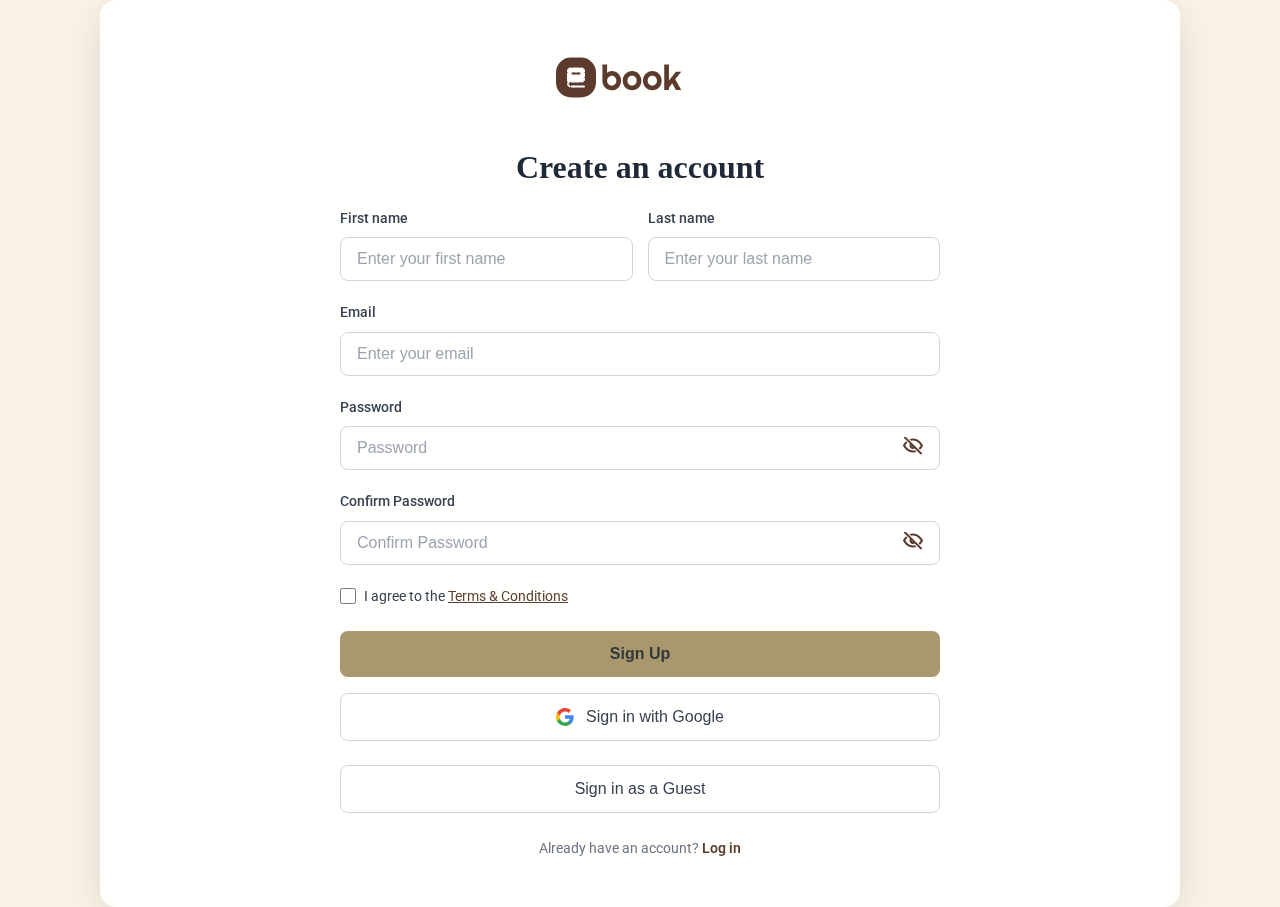
<file: pages/signup/index.html>
<!DOCTYPE html>
<html lang="en">
<head>
    <meta charset="UTF-8">
    <meta name="viewport" content="width=device-width, initial-scale=1.0">
    <title>Sign up - EBook</title>
    <link href="https://fonts.googleapis.com/css2?family=Roboto:wght@300;400;500;600;700&family=Righteous&display=swap" rel="stylesheet">
    <link rel="stylesheet" href="../../assests/styles/styles.css">
</head>
<body>
    <div class="login-container">
        <div class="login-card">
            <!-- Logo -->
            <div class="logo">
              <img src="../../assests/images/logo.svg" alt="Logo">
            </div>

            <!-- Title -->
            <h1 class="login-title">Create an account</h1>

            <!-- Login Form -->
            <div class="login-form">
                <div class="form-top">
                    <!-- name Field -->
                    <div class="form-group">
                    <label for="first name" class="form-label">First name</label>
                    <input type="text" id="firstName" class="form-input" placeholder="Enter your first name">
                    </div>

                    <div class="form-group">
                    <label for="last name" class="form-label">Last name</label>
                    <input type="text" id="lastName" class="form-input" placeholder="Enter your last name">
                    </div>
                </div>
                <!-- Email Field -->
                <div class="form-group">
                    <label for="email" class="form-label">Email</label>
                    <input 
                        type="email" 
                        id="email" 
                        class="form-input" 
                        placeholder="Enter your email"
                    >
                </div>

                <!-- Password Field -->
                <div class="form-group">
                    <label for="password" class="form-label">Password</label>
                    <div class="password-wrapper">
                        <input 
                            type="password" 
                            id="password" 
                            class="form-input" 
                            placeholder="Password"
                        >
                        <button type="button" class="toggle-password" id="togglePassword">
                            <span id="eyeIcon"><img src="../../assests/images/eye-icon.svg" alt=""></span>
                        </button>
                    </div>
                </div>

                <!-- Confirm password Field -->
                <div class="form-group">
                    <label for="confirmPassword" class="form-label">Confirm Password</label>
                    <div class="password-wrapper">
                        <input 
                            type="password" 
                            id="confirmPassword" 
                            class="form-input" 
                            placeholder="Confirm Password"
                        >
                        <button type="button" class="toggle-password" id="toggleConfirmPassword">
                            <span id="eyeIcon"><img src="../../assests/images/eye-icon.svg" alt=""></span>
                        </button>
                    </div>
                </div>

                <!-- Remember Me & terms -->
                <div class="form-options">
                    <label class="remember-me">
                        <input type="checkbox" id="rememberMe">
                        <span>I agree to the <a href="#" class="terms-link">Terms & Conditions</a></span>
                    </label>
                </div>

                <!-- Sign Up Button -->
                <button type="button" class="login-btn" id="loginBtn" onclick="window.location.href='../../index.html'">Sign Up</button>

                <!-- Google Sign In -->
                <button type="button" class="google-btn">
                    <svg width="18" height="18" viewBox="0 0 18 18" fill="none" xmlns="http://www.w3.org/2000/svg">
                        <path d="M17.64 9.2c0-.637-.057-1.251-.164-1.84H9v3.481h4.844c-.209 1.125-.843 2.078-1.796 2.717v2.258h2.908c1.702-1.567 2.684-3.874 2.684-6.615z" fill="#4285F4"/>
                        <path d="M9 18c2.43 0 4.467-.806 5.956-2.184l-2.908-2.258c-.806.54-1.837.86-3.048.86-2.344 0-4.328-1.584-5.036-3.711H.957v2.332C2.438 15.983 5.482 18 9 18z" fill="#34A853"/>
                        <path d="M3.964 10.707c-.18-.54-.282-1.117-.282-1.707 0-.593.102-1.17.282-1.709V4.958H.957C.347 6.173 0 7.548 0 9c0 1.452.348 2.827.957 4.042l3.007-2.335z" fill="#FBBC05"/>
                        <path d="M9 3.58c1.321 0 2.508.454 3.44 1.345l2.582-2.58C13.463.891 11.426 0 9 0 5.482 0 2.438 2.017.957 4.958L3.964 7.29C4.672 5.163 6.656 3.58 9 3.58z" fill="#EA4335"/>
                    </svg>
                    Sign in with Google
                </button>

                <button type="button" class="google-btn" onclick="window.location.href='../../index.html'">
                    Sign in as a Guest
                </button>

                <!-- Log in Link -->
                <p class="signup-text">
                    Already have an account? <a href="../../pages/login/index.html" class="signup-link">Log in</a>
                </p>
            </div>
        </div>
    </div>

    <script src="../../assests/script/script.js"></script>
</body>
</html>
</file>
<file: assests/styles/styles.css>
* {
    margin: 0;
    padding: 0;
    box-sizing: border-box;
    }

:root {
  --color-cream: hsl(38, 55%, 94%);
  --color-tan: hsl(39, 46%, 75%);
  --color-warm-brown: hsl(40, 27%, 55%);
  --color-charcoal: hsl(192, 11%, 21%);
  --color-brown-dark: hsl(21, 34%, 27%);
}

body {
    font-family: 'Roboto', sans-serif;
    background-color: hsl(38, 55%, 94%);
    color: hsl(192, 11%, 21%);
    line-height: 1.6;
}

/* Header */
    .header-container {
            background-color: hsl(38, 55%, 94%);
            padding: 15px 80px;
            display: flex;
            justify-content: center;
            position: sticky;
            top: 0;
            z-index: 1000;
            box-shadow: 0 2px 5px rgba(0, 0, 0, 0.05);
     }

    .header {   
            display: flex;
            justify-content: space-between;
            align-items: center;
            width: 100%;
            max-width: 1080px;
            margin: 0 auto;
        }


    .logo {
            display: flex;
            align-items: center;
            gap: 8px;
            font-family: 'Righteous', cursive !important;
            font-size: 30px;
            font-weight: bold !important;
            color: #333;
            cursor: pointer;
        }

    .search-container {
            position: relative;
            flex: 1;
            max-width: 500px;
            margin: 0 40px;
        }

    .search-input {
            width: 100%;
            padding: 10px 20px 10px 45px;
            border: 1px solid #ccc;
            border-radius: 25px;
            font-size: 15px;
            outline: none;
            background: hsl(38, 55%, 94%);
        }

    .search-icon {
            position: absolute;
            left: 18px;
            top: 50%;
            transform: translateY(-50%);
            color: #666;
        }

    .nav-menu {
            display: flex;
            gap: 30px;
            align-items: center;
        }

        .nav-menu a {
            text-decoration: none;
            color: #333;
            font-weight: 500;
            transition: color 0.3s;
        }

        .nav-menu a:hover {
            color: hsl(40, 27%, 55%);
        }

        .login-btn {
            padding: 14px 24px;
            background: hsl(40, 27%, 55%);
            font-size: 16px;
            color: hsl(192, 11%, 21%);
            border: none;
            border-radius: 8px;
            font-weight: 600;
            cursor: pointer;
            transition: background 0.3s;
        }

        .login-btn:hover {
            background: hsl(41, 36%, 66%);
        }

        /* Hamburger */
        .hamburger {
            display: none;
            flex-direction: column;
            gap: 5px;
            cursor: pointer;
            padding: 5px;
        }

        .hamburger span {
            width: 25px;
            height: 3px;
            background: hsl(21, 34%, 27%);
            border-radius: 2px;
            transition: all 0.3s;
        }

        /* Typography */

h1 {
    font-family: "playfair", serif;
    font-size: 48px;
    font-weight: bold;
    line-height: 55px;
    color: hsl(0, 0%, 0%);
}

h2 {
    font-family: "Merriweather", serif;
    font-size: 38px;
    font-weight: bold;
    color: hsl(0, 0%, 0%);
}

h3 {
    font-family: "Lora", serif;
    font-size: 24px;
    font-weight: 400;
    color: hsl(195, 18%, 25%);
}

p {
    font-size: 18px;
    font-family: "Roboto", sans-serif;
    color: #555;
}

    /*hero section*/

    .hero-container {
    padding: 100px 0px;
    background-color: hsl(39, 46%, 75%);
}
   
    .hero-section{
        display: flex;
        gap: 30px;
        margin: 0 auto;
        width: 100%;
        max-width: 1080px;
        align-items: center;
    }

.hero-content {
    text-align: left;
}

.hero-content * {
    margin-bottom: 20px;
}

.hero-img {
    width: 45%;
}

/*generes section*/
.genres-container {
    display: flex;
    flex-direction: column;
    align-items: center;
    gap: 15px;
    justify-content: center;
    padding: 45px 80px;
}

.genres-grid {
    display: grid;
    grid-template-columns: repeat(4, 1fr);
    gap: 30px;
}

.genre-card {
    display: flex;
    gap: 15px;
    background-color: #fff;
    border-radius: 15px;
    box-shadow: 0 4px 8px rgba(0, 0, 0, 0.1);
    padding: 15px 30px;
    text-align: center;
    transition: transform 0.3s, box-shadow 0.3s;
    cursor: pointer;
}

.genre-card:hover {
    transform: translateY(-10px);
    box-shadow: 0 8px 16px rgba(0, 0, 0, 0.2);
}

        /* Filter Tabs */
        .filter-container {
            padding: 40px 0px;
        }

        .filter-tabs {
            display: flex;
            gap: 15px;
            flex-wrap: wrap;
        }

        .filter-tab {
            padding: 12px 28px;
            background: hsl(40, 27%, 55%);
            border: none;
            border-radius: 25px;
            font-size: 16px;
            font-weight: 500;
            cursor: pointer;
            transition: all 0.3s;
        }

        .filter-tab.active {
            background: hsl(18, 25%, 36%);
            color: white;
        }

        .filter-tab:hover:not(.active) {
            background: hsl(41, 36%, 66%);
        }

        /* Books Grid */

    .top-reads-container {
    display: flex;
    flex-direction: column;
    align-items: center;
    gap: 15px;
    margin: 0 auto;
    width: 100%;
    max-width: 1080px;
    padding: 45px 0px;
}

.top-reads-container, a{
    color: hsl(21, 34%, 27%);
}

.top-title {
    display: flex;
    justify-content: space-between;
    align-items: center;
    margin-bottom: 20px;
}

.books-container {
  display: flex;
  align-items: center;
  gap: 0px;
width: 100%;
max-width: 1080px;
margin: 0 auto;
   padding: 20px 20px;
   justify-content: center;
}

/* Grid stays grid */
.books-grid {
  display: grid;
  grid-template-columns: repeat(4, minmax(250px, 1fr));
  gap: 25px;
  flex: 1;
}

.books-grid {
    display: grid;
    grid-template-columns: repeat(8, minmax(250px, 1fr));
    gap: 25px;
    flex: 1;
    overflow-x: auto;
    scroll-behavior: smooth;
    /* Hide scrollbar */
    scrollbar-width: none; /* Firefox */
    -ms-overflow-style: none; /* IE/Edge */
}

.books-grid::-webkit-scrollbar {
    display: none; /* Chrome/Safari */
}

/* Arrow buttons */
.arrow {
  background: none;
  border: none;
  cursor: pointer;
  display: flex;
  align-items: center;
  justify-content: center;
}

.arrow img {
  width: 40px;
  height: 40px;
}
        .book-item {
            background: white;
            border-radius: 15px;
            padding: 20px;
            transition: transform 0.3s, box-shadow 0.3s;
            position: relative;
            cursor: pointer;
        }

        .book-item:hover {
            transform: translateY(-5px);
            box-shadow: 0 10px 25px rgba(0, 0, 0, 0.1);
        }

        .book-cover-wrapper {
            position: relative;
            margin-bottom: 15px;
        }

        .book-cover {
            width: 100%;
            height: auto;
            border-radius: 10px;
            display: block;
        }

        .favorite-btn {
            position: absolute;
            top: 10px;
            right: 10px;
            width: 35px;
            height: 35px;
            background: white;
            border: none;
            border-radius: 50%;
            cursor: pointer;
            display: flex;
            align-items: center;
            justify-content: center;
            box-shadow: 0 2px 8px rgba(0, 0, 0, 0.15);
            transition: all 0.3s;
        }

        .favorite-btn:hover {
            transform: scale(1.1);
        }

        .favorite-btn.liked svg {
            fill: hsl(195, 18%, 25%);
            stroke: hsl(195, 18%, 25%);
        }

        .book-info {
            margin-bottom: 15px;
        }

        .book-title {
            font-size: 16px;
            font-weight: 600;
            margin-bottom: 5px;
            display: flex;
            justify-content: space-between;
            align-items: center;
        }

        .book-rating {
            display: flex;
            align-items: center;
            gap: 5px;
            font-size: 14px;
            color: #666;
        }

        .book-author {
            font-size: 14px;
            color: #666;
            margin-bottom: 10px;
        }

        .add-to-cart-btn {
            margin-top: auto;
            width: 100%;
            padding: 12px;
            background: transparent;
            color: hsl(18, 25%, 36%);
            border: 2px solid hsl(18, 25%, 36%);
            border-radius: 25px;
            font-weight: 500;
            cursor: pointer;
            display: flex;
            align-items: center;
            justify-content: center;
            gap: 8px;
            transition: all 0.3s;
        }

        .add-to-cart-btn:hover {
            background: hsl(18, 25%, 36%);
            color: white;
        }

        .add-to-cart-btn.added {
            background: hsl(18, 25%, 36%);
            border-color: hsl(18, 25%, 36%);
            color: white;
        }

        /*my books section*/
        
.discount-container {
    display: flex;
    justify-content: center;
    align-items: center;
    text-align: center;
    padding: 100px 80px;
    gap: 50px;
}

.discount-container * {
    margin-bottom: 15px;
}

.discount-img {
    width: 100%;
    max-width: 478px;
}

.discount-content {
    text-align: left;
    max-width: 600px;
}

.about-us-container {
    display: flex;
    justify-content: center;
    align-items: center;
    text-align: center;
    padding: 100px 80px;
    gap: 50px;
}

.about-section > h2 {
    text-align: center;
}

.about-us-container * {
    margin-bottom: 15px;
}

.about-img {
    width: 100%;
    max-width: 478px;
}

.about-content {
    text-align: left;
    max-width: 600px;
}

/* Reviews Section */
.reviews-wrapper {
  overflow: visible;
  width: 100%;
}


.reviews {
    margin: 0 auto;
    padding: 80px 0;
}

.review-card img {
    width: 120px;
    height: 120px;
    border-radius: 50%;
    object-fit: cover;
    position: absolute;
    top: -60px;
    left: 50%;
    transform: translateX(-50%);
}

.reviews h2 {
    text-align: center;
    margin-bottom: 100px;
}

.reviews-track {
    display: flex;
    gap: 30px;
    width: 100%;
    max-width: 1080px;
    margin: 0 auto;
}

.review-card {
    background: #fff;
    width: 300px;
    padding: 80px 30px 40px;
    border-radius: 20px;
    text-align: center;
    position: relative;
    box-shadow: 0 20px 40px rgba(0, 0, 0, 0.05);
}

.review-card p {
    font-style: italic;
    color: #777;
    line-height: 1.6;
}

.review-card h4 {
    margin-top: 25px;
    font-weight: 600;
}

/* Newsletter Section */
.newsletter-section {
    background: linear-gradient(rgba(0, 0, 0, 0.4), rgba(0, 0, 0, 0.4)),
        url('https://images.unsplash.com/photo-1516321497487-e288fb19713f?w=1600') center/cover;
    padding: 80px 20px;
    text-align: center;
    position: relative;
}

.newsletter-content h2 {
    color: white;
    font-size: 3rem;
    font-weight: 600;
    margin-bottom: 10px;
    line-height: 1.2;
}

.newsletter-form {
    display: flex;
    flex-direction: row !important;
    justify-content: center;
    align-items: center;
    gap: 15px;
    margin-top: 30px;
    flex-wrap: wrap;
}

.newsletter-form input {
    padding: 15px 25px;
    width: 400px !important;
    border: none;
    border-radius: 5px;
    font-size: 16px;
    background: rgba(255, 255, 255, 0.9);
}

.newsletter-form input::placeholder {
    color: #999;
}

/* Footer Section */
.footer {
    background: hsl(195, 18%, 25%);
    color: white;
    padding: 60px 20px 30px;
}

.footer-container {
    max-width: 1200px;
    margin: 0 auto;
}

.footer-top {
    display: flex;
    justify-content: space-between;
    align-items: center;
    padding-bottom: 40px;
    border-bottom: 1px solid rgba(255, 255, 255, 0.2);
    flex-wrap: wrap;
    gap: 20px;
}

.footer-logo {
    display: flex;
    align-items: center;
    gap: 10px;
    font-size: 1.8rem;
    font-weight: 600;
    cursor: pointer;
}

.logo-icon {
    width: 40px;
    height: 40px;
    background: white;
    border-radius: 8px;
    display: flex;
    align-items: center;
    justify-content: center;
    color: #0066ff;
    font-weight: bold;
}

.footer-center {
    font-size: 1rem;
    opacity: 0.9;
}

.social-icons {
    display: flex;
    gap: 20px;
    align-items: center;
}

.social-icons svg {
    width: 32px;
    height: 32px;
    cursor: pointer;
    transition: all 0.3s ease;
}

.social-icons svg:hover {
    stroke: 1px solid #ffffff;
    transform: translateY(-3px) scale(1.1);
    filter: drop-shadow(0 5px 10px rgba(0, 0, 0, 0.3));
}

.social-icons svg:active {
    transform: translateY(-1px) scale(1.05);
}

.footer-links {
    display: grid;
    grid-template-columns: repeat(auto-fit, minmax(200px, 1fr)) !important;
    gap: 40px;
    padding-top: 40px;
}

.footer-column h3 {
    font-size: 1.1rem;
    margin-bottom: 20px;
    font-weight: 600;
}

.footer-column ul {
    list-style: none;
}

.footer-column ul li {
    margin-bottom: 12px;
}

.footer-column ul li a {
    color: rgba(255, 255, 255, 0.85);
    text-decoration: none;
    transition: color 0.3s ease;
}

.footer-column ul li a:hover {
    color: white;
    text-decoration: underline;
}

/* ===== RESPONSIVE DESIGN ===== */

/* Tablet Styles */
@media (max-width: 1024px) {
    .header-container {
        padding: 10px 40px;
    }

    .search-container {
        width: 50%;
    }

    .hero-container {
        padding: 80px 40px;
        gap: 20px;
    }

    h1 {
        font-size: 40px;
        line-height: 48px;
    }

    h2 {
        font-size: 32px;
    }

    .genres-container {
        padding: 45px 40px;
    }

    .top-reads-container {
        padding: 45px 20px;
    }

    .books-grid .book-item:nth-child(n + 5) {
    display: none;
}

    .genres-grid {
        grid-template-columns: repeat(2, 1fr);
        gap: 20px;
    }

    .top-reads-grid {
        grid-template-columns: repeat(3, 1fr);
    }

    .discount-container{
        flex-direction: column;
        padding: 80px 40px;
        gap: 30px;
    }

    .discount-container *{
        text-align: center;
    }

    .about-us-container {
        flex-direction: column-reverse;
        padding: 80px 40px;
        gap: 30px;
    }

    .about-us-container *{
        text-align: center;
    }

      .reviews-wrapper {
    overflow-x: auto;
    scrollbar-width: none;
  }

  .reviews-wrapper::-webkit-scrollbar {
    display: none;
  }

  .reviews-track {
    display: flex;
    gap: 30px;
    padding: 60px 20px;
    justify-content: flex-start;
  }

  .footer-column ul {
    text-align: center;
}
}


/* Mobile Styles */
@media (max-width: 768px) {
    .header-container {
        padding: 10px 0px;
        align-items: center;
    }

    .header-section {
        align-items: center;
    }

    .hamburger {
        display: flex;
    }

    .search-container {
        display: none;
    }

    /* Mobile Navigation */
    .nav-links {
        position: fixed;
        top: 0;
        right: -100%;
        height: 100vh;
        width: 300px;
        max-width: 80vw;
        background-color: #fff;
        flex-direction: column;
        justify-content: flex-start;
        padding: 80px 30px 30px;
        box-shadow: -5px 0 15px rgba(0, 0, 0, 0.1);
        transition: right 0.4s ease-in-out;
        z-index: 1000;
        gap: 30px;
        align-items: flex-start;
    }

    .nav-links.active {
        right: 0;
    }

    .nav-links a {
        font-size: 18px;
        width: 100%;
        padding: 10px 0;
        border-bottom: 1px solid #eee;
    }

    .nav-links .btn-primary {
        width: 100%;
        text-align: center;
    }

    /* Overlay when menu is open */
    .nav-overlay {
        position: fixed;
        top: 0;
        left: 0;
        width: 100%;
        height: 100vh;
        background-color: rgba(0, 0, 0, 0.5);
        opacity: 0;
        visibility: hidden;
        transition: opacity 0.4s ease, visibility 0.4s ease;
        z-index: 999;
    }

    .nav-overlay.active {
        opacity: 1;
        visibility: visible;
    }

    .hero-container {
        flex-direction: column-reverse;
        padding: 60px 20px;
        text-align: center;
    }

    .hero-content {
        text-align: center;
    }

    .hero-img {
        width: 100%;
        max-width: 400px;
    }

    h1 {
        font-size: 32px;
        line-height: 40px;
    }

    h2 {
        font-size: 28px;
    }

    h3 {
        font-size: 20px;
    }

    p {
        font-size: 16px;
    }

    .genres-container,
    .top-reads-container {
        padding: 40px 20px;
    }

    .genres-grid {
        grid-template-columns: 1fr;
        gap: 15px;
    }

    .top-reads-grid {
        grid-template-columns: repeat(2, 1fr);
        gap: 15px;
    }

    .books-grid .book-item:nth-child(n + 3) {
    display: none;
    }

    .books-grid{
        grid-template-columns: 1fr;
    }


    .top-title {
        flex-direction: column;
        gap: 15px;
        text-align: center;
    }

    .discount-container{
        flex-direction: column;
        padding: 60px 20px;
    }

    .about-us-container {
        padding: 60px 20px;
    }

    .discount-content,
    .about-content {
        text-align: center;
    }

    .reviews {
        padding: 60px 20px;
    }

    .reviews h2 {
        margin-bottom: 80px;
        font-size: 28px;
    }

  .reviews-track {
    flex-direction: column;
    width: 100%;
    align-items: center;
    gap: 100px;
    transform: none !important;
    justify-content: center;
  }

  .review-card {
    width: 90%;
    max-width: 320px;
  }

  .reviews-wrapper {
    overflow: visible;
  }

    .newsletter-content h2 {
        font-size: 2rem;
    }

    .newsletter-form {
        flex-direction: column;
    }

    .newsletter-form input {
        width: 100%;
    }

    .footer-top {
        flex-direction: column;
        text-align: center;
    }

    .footer-links {
        grid-template-columns: 1fr;
        text-align: center;
    }

}


/* Extra Small Mobile */
@media (max-width: 480px) {
    .logo {
        font-size: 20px;
    }

    .hero-section {
        flex-direction: column-reverse;
        justify-content: center;
        align-items: center;
    }
     
    .hero-img {
        width: 100%;
        max-width: 300px;
    }

    h1 {
        font-size: 28px;
        line-height: 36px;
    }

    h2 {
        font-size: 24px;
    }

    .reviews-wrapper {
        margin-bottom: 45px;
    }

    .reviews-track {
    display: flex;
    flex-direction: column;
    gap: 120px;
    width: max-content;
    justify-content: center;
  }

      .reviews {
        padding: 0px 0px;
    }

    .review-card{
        width: 280px;
    }

    .top-reads-grid {
        grid-template-columns: 1fr;
    }

      .books-grid .book-item:nth-child(n + 2) {
    display: none;
  }

    .book-card {
        max-width: 100%;
    }

    .about-us-container {
        flex-direction: column-reverse;
    }

    .newsletter-content h2 {
        font-size: 1.5rem;
    }

    .nav-links {
        width: 280px;
    }
}

    .mybooks-container {
    display: flex;
    align-items: center;
    gap: 0px;
    width: 100%;
    max-width: 1080px;
    margin: 0 auto;
    padding: 20px 20px;
    justify-content: center;
    }

    .mybooks-grid {
    display: grid;
    grid-template-columns: repeat(4, minmax(250px, 1fr));
    gap: 25px;
    flex: 1;
}
        /* Filter Tabs */
        .filter-container {
                width: 100%;
                max-width: 1080px;
                margin: 0 auto;
        }

        .filter-tabs {
            display: flex;
            gap: 15px;
            flex-wrap: wrap;
        }

        .filter-tab {
            padding: 12px 28px;
            background: hsl(40, 27%, 55%);
            border: none;
            border-radius: 25px;
            font-size: 16px;
            font-weight: 500;
            cursor: pointer;
            transition: all 0.3s;
        }

        .favorite-btn {
            position: absolute;
            top: 10px;
            right: 10px;
            width: 35px;
            height: 35px;
            background: white;
            border: none;
            border-radius: 50%;
            cursor: pointer;
            display: flex;
            align-items: center;
            justify-content: center;
            box-shadow: 0 2px 8px rgba(0, 0, 0, 0.15);
            transition: all 0.3s;
        }

        .favorite-btn:hover {
            transform: scale(1.1);
        }

        .favorite-btn:active .liked svg {
            fill: #ff4757;
            stroke: #ff4757;
        }

/* About Responsive Styles */
        /* Responsive */
        @media (max-width: 1024px) {
           .footer {
                padding-left: 40px;
                padding-right: 40px;
            }

            .filter-container{
                max-width: 1080px;
                margin: 0 auto;
                width: 100%;
            }

            .mybooks-container{
                    padding: 20px 20px;
            }

            .mybooks-grid {
                grid-template-columns: repeat(auto-fill, minmax(200px, 1fr));
                gap: 20px;
            }
        }

        @media (max-width: 768px) {
            .header, .filter-container, .footer {
                padding-left: 20px;
                padding-right: 20px;
            }

            .mybooks-container{
                padding: 20px 20px;
            }

            .search-container {
                display: none;
            }

            .hamburger {
                display: flex;
            }

            .nav-menu {
                position: fixed;
                top: 0;
                right: -100%;
                height: 100vh;
                width: 280px;
                background: white;
                flex-direction: column;
                padding: 80px 30px;
                box-shadow: -5px 0 15px rgba(0, 0, 0, 0.1);
                transition: right 0.4s;
                z-index: 1000;
                align-items: flex-start;
            }

            .nav-menu.active {
                right: 0;
            }

            .nav-menu a {
                width: 100%;
                padding: 12px 0;
                border-bottom: 1px solid #eee;
            }

            .login-btn {
                width: 100%;
            }

            .books-grid {
                gap: 15px;
            }

            .newsletter-section h2 {
                font-size: 1.8rem;
            }

            .footer-links {
                grid-template-columns: 1fr;
                gap: 30px;
            }
        }

        @media (max-width: 480px) {
            .mybooks-container{
                padding: 20px 80px;
            }

            .mybooks-grid {
                grid-template-columns: 1fr;
            }

            .filter-tabs {
                overflow-x: auto;
                flex-wrap: nowrap;
                padding-bottom: 10px;
            }

            .filter-tab {
                white-space: nowrap;
            }
        }

        @media (max-width: 375px) {
            .mybooks-container{
                padding: 20px 40px;
            }
        }

        .overlay {
            position: fixed;
            top: 0;
            left: 0;
            width: 100%;
            height: 100vh;
            background: rgba(0, 0, 0, 0.5);
            opacity: 0;
            visibility: hidden;
            transition: all 0.3s;
            z-index: 999;
        }

        .overlay.active {
            opacity: 1;
            visibility: visible;
        }

        /*/* product page styles */

             /* Main Content */
        .product-container {
            background-color: hsl(39, 46%, 75%);
            margin: 0px;
            padding: 0px;
        }

        .product-section {
            display: flex;
            gap: 100px;
            width: 100%;
            max-width: 1080px;
            margin: 0 auto;
            padding: 40px 0px;
            margin-bottom: 40px;
        }

        .product-cover {
            flex-shrink: 0;
        }

        .product-cover img {
            width: 380px;
            height: auto;
        }

        .product-details {
            flex: 1;
        }

        .product-details h1 {
            font-size: 32px;
            margin-bottom: 10px;
        }

        .author {
            color: #666;
            font-size: 16px;
            margin-bottom: 15px;
        }

        .rating {
            display: flex;
            align-items: center;
            gap: 10px;
            margin-bottom: 5px;
        }

        .stars {
            color: #ffa500;
            font-size: 40px;
        }

        .rating-number {
            font-weight: bold;
            color: #333;
            font-size: 30px;
        }

        .review-count {
            color: #666;
            font-size: 14px;
            margin-bottom: 20px;
        }

        .genre {
            margin-bottom: 20px;
        }

        .genre strong {
            color: #333;
        }

        .genre span {
            color: #666;
            font-size: 14px;
        }

        .book-summary h3 {
            font-size: 18px;
            margin-bottom: 10px;
        }

        .book-summary p {
            color: #666;
            line-height: 1.6;
            margin-bottom: 30px;
        }

        .action-buttons {
            display: flex;
            gap: 15px;
        }

        .duration-select {
            padding: 15px 20px;
            border: 1px solid hsl(192, 11%, 21%);
            background-color: hsl(39, 46%, 75%);
            color: hsl(192, 11%, 21%);
            font-family: "Roboto", sans-serif;
            font-weight: 600;
            font-size: 16px;
            align-content: center;
            border-radius: 5px;
            font-size: 16px;
            cursor: pointer;
        }

        /* Reviews Section */
        .reviews-section {
            background-color: hsl(38, 55%, 94%);
            width: 100%;
            max-width: 1080px;
            margin: 0 auto;
            margin-bottom: 40px;
        }

        .reviews-header {
            display: flex;
            gap: 20px;
            margin-bottom: 30px;
            border-bottom: 1px solid #e0e0e0;
        }

        .tab {
            padding: 15px 25px;
            cursor: pointer;
            border-bottom: 3px solid transparent;
            font-weight: 500;
            font-size: 20px;
        }

        .tab.active {
            border-bottom-color: hsl(21, 34%, 27%);
            color: hsl(21, 34%, 27%);
        }

        .review-item {
            display: flex;
            gap: 15px;
            padding: 25px 0;
            border-bottom: 1px solid #f0f0f0;
        }

        .review-avatar {
            width: 100px;
            height: 90px;
        }

        .review-content {
            flex: 1;
        }

        .review-name {
            color: hsl(192, 11%, 21%);
            font-weight: 500;
            margin-bottom: 5px;
        }

        .review-stars {
            color: #ffa500;
            margin-bottom: 10px;
        }

        .review-text {
            color: #666;
            line-height: 1.6;
            margin-bottom: 15px;
        }

        .review-actions {
            display: flex;
            gap: 20px;
            font-size: 14px;
            color: #666;
        }

        .review-action {
            display: flex;
            align-items: center;
            gap: 5px;
            cursor: pointer;
        }

        .see-more {
            text-align: center;
            margin-top: 20px;
        }

        .see-more a {
            color: hsl(21, 34%, 27%);
            font-weight: 500;
        }

        /* Recommendations Section */

        .section-header {
            display: flex;
            justify-content: space-between;
            align-items: center;
            max-width: 1080px;
            width: 100%;
            margin: 50px auto;
            margin-bottom: 15px;
        }

        .section-header h2 {
            font-size: 28px;
        }

        .section-header a {
            color: hsl(21, 34%, 27%);
            font-size: 16px;
        }

        hr {
            border: none;
            border-top: 1px solid #e0e0e0;
            margin: 40px 0;
        }

        /* Tablet - 1024px */
@media (max-width: 1024px) {
    .product-section {
        gap: 60px;
        padding: 30px 40px;
    }

    .product-cover img {
        width: 300px;
    }

    .product-details h1 {
        font-size: 28px;
    }

    .stars {
        font-size: 32px;
    }

    .rating-number {
        font-size: 24px;
    }

    .reviews-section {
        padding: 30px 40px;
    }

    .section-header {
        padding: 0px 40px;
    }

    .section-header h2 {
        font-size: 24px;
    }

    .review-avatar {
        width: 80px;
        height: 70px;
    }
}

/* Tablet - 768px */
@media (max-width: 768px) {
    .product-section {
        flex-direction: column;
        gap: 30px;
        padding: 30px 30px;
        align-items: center;
    }

    .product-cover {
        width: 100%;
        display: flex;
        justify-content: center;
    }

    .product-cover img {
        width: 280px;
        max-width: 100%;
    }

    .product-details {
        width: 100%;
    }

    .product-details h1 {
        font-size: 26px;
        text-align: center;
    }

    .author {
        text-align: center;
        font-size: 15px;
    }

    .rating {
        justify-content: center;
    }

    .stars {
        font-size: 28px;
    }

    .rating-number {
        font-size: 22px;
    }

    .review-count {
        text-align: center;
    }

    .genre {
        text-align: center;
    }

    .book-summary h3 {
        font-size: 17px;
    }

    .action-buttons {
        flex-direction: column;
        gap: 12px;
        align-items: center;
    }

    .duration-select {
        width: 100%;
        max-width: 10rem;
        padding: 12px 15px;
    }

    .reviews-section {
        padding: 25px 30px;
    }

    .reviews-header {
        flex-wrap: wrap;
        gap: 10px;
    }

    .tab {
        padding: 12px 20px;
        font-size: 15px;
    }

    .section-header {
        padding: 0px 30px;
        flex-direction: column;
        align-items: flex-start;
        gap: 15px;
    }

    .section-header h2 {
        font-size: 22px;
    }

    .review-item {
        gap: 12px;
        padding: 20px 0;
    }

    .review-avatar {
        width: 70px;
        height: 60px;
    }
}

/* Mobile - 480px */
@media (max-width: 480px) {
    .product-container {
        padding: 0px;
    }

    .product-section {
        gap: 20px;
        padding: 20px 15px;
        margin-bottom: 20px;
    }

    .product-cover img {
        width: 220px;
    }

    .product-details h1 {
        font-size: 22px;
    }

    .author {
        font-size: 14px;
    }

    .rating {
        gap: 8px;
    }

    .stars {
        font-size: 24px;
    }

    .rating-number {
        font-size: 20px;
    }

    .review-count {
        font-size: 13px;
    }

    .genre {
        font-size: 14px;
    }

    .book-summary h3 {
        font-size: 16px;
        margin-bottom: 8px;
    }

    .book-summary p {
        font-size: 14px;
        line-height: 1.5;
        margin-bottom: 20px;
    }

    .action-buttons {
        gap: 10px;
    }

    .duration-select {
        padding: 10px 12px;
        font-size: 14px;
    }

    .reviews-section {
        padding: 20px 15px;
        margin-bottom: 20px;
    }

    .reviews-header {
        margin-bottom: 20px;
        gap: 5px;
    }

    .tab {
        padding: 10px 15px;
        font-size: 14px;
    }

    .review-item {
        flex-direction: column;
        gap: 10px;
        padding: 15px 0;
    }

    .review-avatar {
        width: 60px;
        height: 50px;
        margin: 0 auto;
    }

    .review-content {
        text-align: center;
    }

    .review-name {
        font-size: 15px;
    }

    .review-text {
        font-size: 14px;
        line-height: 1.5;
    }

    .review-actions {
        justify-content: center;
        font-size: 13px;
        gap: 15px;
    }

    .section-header {
        padding: 0px 15px;
        gap: 10px;
    }

    .section-header h2 {
        font-size: 20px;
    }

    .section-header a {
        font-size: 13px;
    }

    .see-more {
        margin-top: 15px;
    }
}

        /*/Checkout page styles /*/
        .container {
            max-width: 1080px;
            margin: 0 auto;
            padding: 2rem 1rem;
            min-height: 60vh;
        }

        .back-btn {
            display: flex;
            align-items: center;
            gap: 0.5rem;
            background: none;
            border: none;
            color: hsl(21, 34%, 27%);
            font-size: 1.3rem;
            cursor: pointer;
            margin-bottom: 1.5rem;
        }

        .back-btn:hover {
            color: #111827;
        }

        .page-title {
            font-size: 2.5rem;
            font-weight: bold;
            margin-bottom: 2rem;
            text-align: center;
        }

        .progress-wrapper {
            display: flex;
            justify-content: center;
            margin-bottom: 3rem;
        }

        .progress-container {
            display: flex;
            align-items: center;
            gap: 1rem;
        }

        .progress-step {
            display: flex;
            flex-direction: column;
            align-items: center;
        }

        .progress-circle {
            width: 40px;
            height: 40px;
            border-radius: 50%;
            background-color: hsl(39, 46%, 75%);
            display: flex;
            align-items: center;
            justify-content: center;
            margin-bottom: 0.5rem;
            color: white;
        }

        .progress-circle.active {
            background-color: hsl(21, 34%, 27%);
        }

        .progress-label {
            font-size: 0.875rem;
            color: hsl(21, 34%, 27%);
        }

        .progress-line {
            width: 96px;
            height: 2px;
            background-color: #d1d5db;
        }

        .main-content {
            display: grid;
            grid-template-columns: 1fr 1fr;
            gap: 2rem;
        }

        .section-title {
            font-size: 1.5rem;
            font-weight: bold;
            margin-bottom: 1.5rem;
        }

        .form-group {
            display: flex;
            flex-direction: column;
            gap: 1rem;
        }

        .form-input {
            width: 100%;
            padding: 0.875rem 1rem;
            border: 1px solid hsl(39, 46%, 75%);
            border-radius: 0.5rem;
            font-size: 1rem;
            outline: none;
        }

        .form-input:focus {
            border-color: hsl(21, 34%, 27%) !important;
            box-shadow: 0 0 0 3px rgba(37, 99, 235, 0.1);
        }

        .payment-section {
            margin-top: 2rem;
        }

        .payment-title {
            font-size: 1.25rem;
            font-weight: bold;
            margin-bottom: 1rem;
        }

        .text-blue {
            color: hsl(21, 34%, 27%);
        }

        .payment-methods {
            display: flex;
            flex-direction: column;
            gap: 0.75rem;
        }

        .payment-btn {
            width: 100%;
            padding: 0.875rem 1rem;
            border: 1px solid hsl(39, 46%, 75%);
            border-radius: 0.5rem;
            background-color: white;
            display: flex;
            align-items: center;
            gap: 0.75rem;
            cursor: pointer;
            font-size: 1rem;
            transition: all 0.2s;
        }

        .payment-btn:hover {
            background-color: #f9fafb;
        }

        .payment-btn.active {
            border-color: hsl(21, 34%, 27%);
            background-color: hsl(39, 46%, 75%);
        }

        .payment-icons {
            display: flex;
            gap: 0.5rem;
        }

        .visa-icon {
            color: #2563eb;
            font-weight: bold;
            font-size: 0.875rem;
        }

        .mastercard-icon {
            color: #dc2626;
            font-weight: bold;
            font-size: 0.875rem;
        }

        .paypal-icon {
            color: #1e40af;
            font-weight: bold;
            font-size: 1.25rem;
        }

        .google-icon {
            font-size: 1.25rem;
        }

        .credit-card-section {
            margin-top: 2rem;
        }

        .card-details {
            display: flex;
            flex-direction: column;
            gap: 1rem;
        }

        .card-row {
            display: flex;
            gap: 1rem;
            align-items: center;
        }

        .save-checkbox {
            display: flex;
            align-items: center;
            gap: 0.5rem;
            white-space: nowrap;
        }

        .save-checkbox input[type="checkbox"] {
            width: 20px;
            height: 20px;
            cursor: pointer;
        }

        .summary-card {
            background-color: white;
            border-radius: 0.5rem;
            padding: 1.5rem;
            box-shadow: 0 1px 3px rgba(0, 0, 0, 0.1);
        }

    .summary-card .login-btn {
    width: 100%;
    display: block;
    margin-bottom: 15px;
}


        .book-details {
            display: flex;
            gap: 2rem;
            margin-bottom: 1.5rem;
        }

        .checkout-cover {
            width: 110px;
            height: 142px;
        }

        .cover-text-top {
            font-size: 0.625rem;
            margin-bottom: 0.25rem;
        }

        .cover-icon {
            font-size: 1.5rem;
            margin: 0.25rem 0;
        }

        .cover-text-bottom {
            font-size: 0.625rem;
        }

        .book-info {
            flex: 1;
        }

        .book-title {
            font-size: 1.125rem;
            font-weight: bold;
            margin-bottom: 0.25rem;
        }

        .book-author {
            color: #6b7280;
            font-size: 0.875rem;
            margin-bottom: 0.5rem;
        }

        .book-duration,
        .book-price {
            font-size: 0.875rem;
            margin-bottom: 0.25rem;
        }

        .edit-order-btn {
            color: #dc2626;
            font-size: 0.875rem;
            background: none;
            border: none;
            cursor: pointer;
            display: flex;
            align-items: center;
            gap: 0.25rem;
            padding: 0;
            margin-top: 0.5rem;
        }

        .edit-order-btn:hover {
            text-decoration: underline;
        }

        .total-section {
            border-top: 1px solid #e5e7eb;
            padding-top: 1rem;
            margin-bottom: 1.5rem;
        }

        .total-row {
            display: flex;
            justify-content: left;
            gap: 1.5rem;
            font-size: 1.125rem;
            font-weight: bold;
        }


        .support-btn {
            width: 100%;
            max-width: 30rem;
            padding: 0.875rem 1rem;
            border: 1px solid #d1d5db;
            border-radius: 0.5rem;
            background-color: white;
            display: flex;
            align-items: center;
            justify-content: space-between;
            cursor: pointer;
            transition: background-color 0.2s;
            margin: 0px auto;
        }

        .support-btn:hover {
            background-color: #f9fafb;
        }

        .support-content {
            display: flex;
            align-items: center;
            gap: 0.5rem;
        }

        .support-icon {
            color: hsl(21, 34%, 27%);
            font-size: 1.25rem;
        }

        .chevron {
            color: #9ca3af;
            font-size: 1.25rem;
        }

        .main-success{
            display: flex;
            flex-direction: column;
            align-items: center;
            text-align: center;
            gap: 20px;
        }

        @media (max-width: 1024px) {
            .main-content {
                grid-template-columns: 1fr;
            }
        }

        @media (max-width: 786px) {

        .hero-section {
            flex-direction: column-reverse;
            justify-content: center;
            align-items: center;
        }

        .progress-circle {
            width: 30px;
            height: 30px;
        }

        .progress-label {
            text-align: center;
        }

        .progress-line {
            width: 30px;
            height: 2px;
            background-color: #d1d5db;
        }
        }

        /*/login page styles /*/
                .login-container {
             background-color: hsl(38, 55%, 94%);
            min-height: 100vh;
            display: flex;
            align-items: center;
            justify-content: center;
            width: 100%;
            display: flex;
            justify-content: center;
        }

        .login-card {
            background: rgba(255, 255, 255, 0.95);
            backdrop-filter: blur(10px);
            width: 100%;
            max-width: 1080px;
            border-radius: 16px;
            padding: 48px 40px;
            width: 100%;
            box-shadow: 0 10px 40px rgba(0, 0, 0, 0.1);
        }

        .login-card .logo {
            display: flex;
            align-items: center;
            gap: 12px;
            margin-bottom: 32px;
            justify-content: center;
        }

        .login-title {
            font-size: 32px;
            font-weight: 700;
            color: #1f2937;
            text-align: center;
            margin-bottom: 12px;
        }

        .login-subtitle {
            font-size: 16px;
            color: #6b7280;
            text-align: center;
            margin-bottom: 32px;
        }

        .form-group {
            width: 100%;
            max-width: 600px;
            margin: 0 auto 20px auto;
        }

        .form-label {
            display: block;
            font-size: 14px;
            font-weight: 500;
            color: #374151;
            margin-bottom: -8px;
        }

        .form-input {
            width: 100%;
            padding: 12px 16px;
            border: 1px solid #d1d5db;
            border-radius: 8px;
            font-size: 16px;
            color: #1f2937;
            transition: all 0.2s;
            outline: none;
        }

        .form-input:focus {
            border-color: #2563eb;
            box-shadow: 0 0 0 3px rgba(37, 99, 235, 0.1);
        }

        .form-input::placeholder {
            color: #9ca3af;
        }

        .password-wrapper {
            position: relative;
        }

        .toggle-password {
            position: absolute;
            right: 12px;
            top: 50%;
            transform: translateY(-50%);
            background: none;
            border: none;
            cursor: pointer;
            font-size: 20px;
            padding: 4px;
            display: flex;
            align-items: center;
            justify-content: center;
        }

        .form-options {
            display: flex;
            justify-content: space-between;
            width: 100%;
            max-width: 600px;
            margin: 0 auto 24px auto;
            align-items: center;
            margin-bottom: 24px;
        }

        .remember-me {
            display: flex;
            align-items: center;
            gap: 8px;
            font-size: 14px;
            color: #374151;
            cursor: pointer;
        }

        .remember-me input[type="checkbox"] {
            width: 16px;
            height: 16px;
            cursor: pointer;
        }

        .forgot-password {
            font-size: 14px;
            color: hsl(21, 34%, 27%);
            text-decoration: none;
            font-weight: 500;
        }

        .forgot-password:hover {
            text-decoration: underline;
        }

        .login-form .login-btn {
            display: flex;
            justify-content: center;
            width: 100%;
            max-width: 600px;
            margin: 0 auto;
            padding: 14px;
            background: hsl(40, 27%, 55%);
            color: hsl(192, 11%, 21%);
            border: none;
            border-radius: 8px;
            font-size: 16px;
            font-weight: 600;
            cursor: pointer;
            transition: background 0.2s;
            margin-bottom: 16px;
        }

        .google-btn {
            width: 100%;
            max-width: 600px;
            margin: 0 auto;
            padding: 14px;
            background: white;
            color: #374151;
            border: 1px solid #d1d5db;
            border-radius: 8px;
            font-size: 16px;
            font-weight: 500;
            cursor: pointer;
            transition: all 0.2s;
            display: flex;
            align-items: center;
            justify-content: center;
            gap: 12px;
            margin-bottom: 24px;
        }

        .google-btn:hover {
            background: #f9fafb;
            border-color: #9ca3af;
        }

        .signup-text {
            text-align: center;
            font-size: 14px;
            color: #6b7280;
        }

        .signup-link {
            color: hsl(21, 34%, 27%);
            text-decoration: none;
            font-weight: 600;
        }

        .signup-link:hover {
            text-decoration: underline;
        }

        .form-top{
            display: flex;
            justify-content: center;
            align-items: center;
            margin: auto;
            gap: 15px;
            width: 100%;
            max-width: 600px;
        }

        /* Responsive Design */

        /* Desktop (default styles above) */

        /* Tablet - 1024px */
        @media (max-width: 1024px) {
            .login-container {
                max-width: 100%;
                padding: 20px 80px;
            }

            .login-btn{
                width: 100%;
                max-width: 30rem;
                margin: 0px auto;
            }

            .login-card {
                padding: 40px 32px;
            }

            .login-title {
                font-size: 28px;
            }

            .login-subtitle {
                font-size: 15px;
            }
        }

        /* Tablet - 768px */
        @media (max-width: 768px) {
            .login-container {
                max-width: 100%;
                padding: 20px 20px;
            }

            .login-card {
                padding: 36px 28px;
            }

            .logo-icon {
                width: 36px;
                height: 36px;
                font-size: 18px;
            }

            .logo-text {
                font-size: 24px;
            }

            .login-title {
                font-size: 26px;
                margin-bottom: 10px;
            }

            .login-subtitle {
                font-size: 14px;
                margin-bottom: 28px;
            }

            .form-label {
                font-size: 13px;
            }

            .form-input {
                padding: 11px 14px;
                font-size: 15px;
            }

            .google-btn {
                padding: 13px;
                font-size: 15px;
            }

            .login-btn{
                padding: 13px;
                font-size: 15px;
                max-width: 10rem;
            }
        }

        /* Mobile - 480px */
        @media (max-width: 480px) {

            .login-container {
                max-width: 100%;
                padding: 20px 20px;
            }

            .login-card {
                padding: 32px 24px;
                border-radius: 12px;
            }
            
            .login-title {
                font-size: 24px;
                margin-bottom: 8px;
            }

            .login-subtitle {
                font-size: 14px;
                margin-bottom: 24px;
            }

            .form-group {
                margin-bottom: 16px;
            }

            .form-label {
                font-size: 13px;
                margin-bottom: 6px;
            }

            .form-input {
                padding: 10px 12px;
                font-size: 14px;
            }

            .form-options {
                flex-direction: column;
                align-items: flex-start;
                gap: 12px;
                margin-bottom: 20px;
            }

            .remember-me {
                font-size: 13px;
            }

            .forgot-password {
                font-size: 13px;
            }

            .login-btn {
                padding: 12px;
                font-size: 15px;
                margin-bottom: 12px;
            }

            .google-btn {
                padding: 12px;
                font-size: 14px;
                margin-bottom: 20px;
                gap: 10px;
            }

            .google-btn svg {
                width: 16px;
                height: 16px;
            }

            .signup-text {
                font-size: 13px;
            }

            .toggle-password {
                font-size: 18px;
            }
        }

        /* Extra small screens */
        @media (max-width: 360px) {
            .login-card {
                padding: 24px 20px;
            }

            .login-title {
                font-size: 22px;
            }

            .login-subtitle {
                font-size: 13px;
            }
        }

        /* End of CSS File */
</file>
